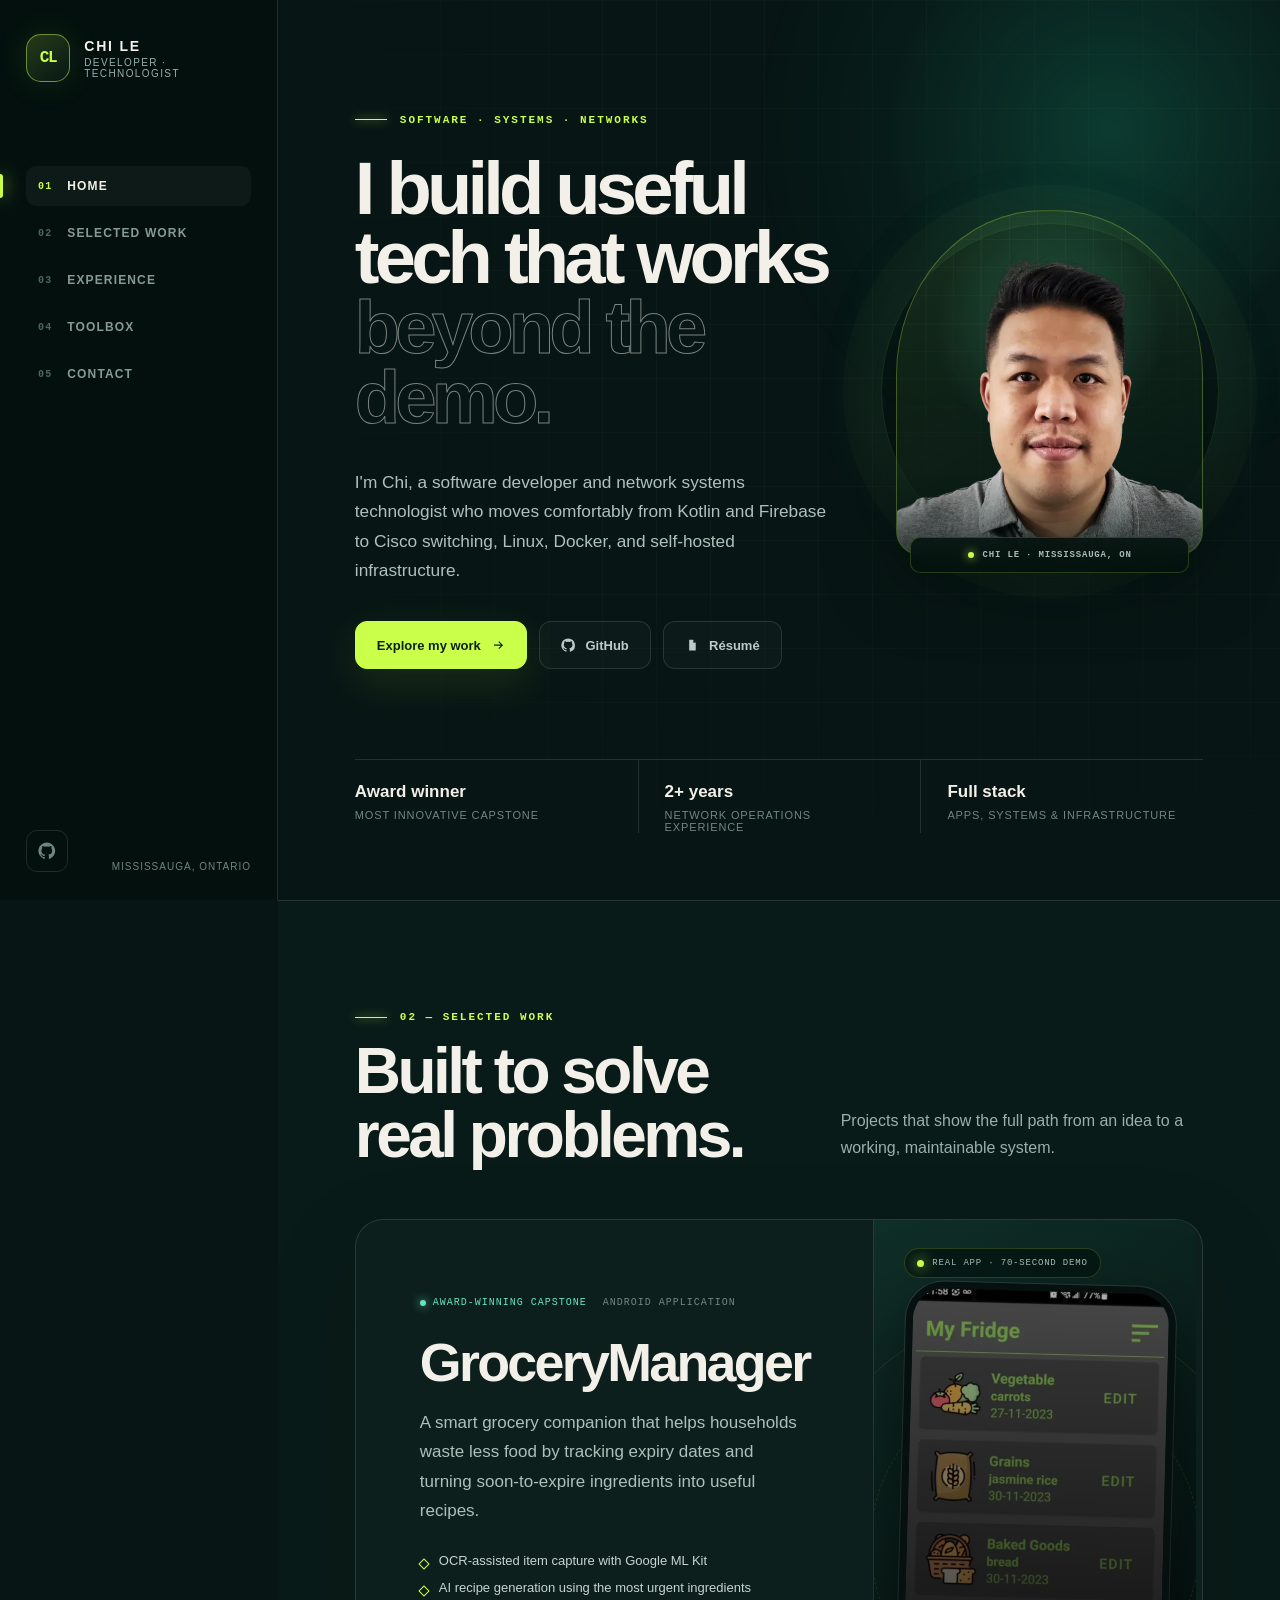
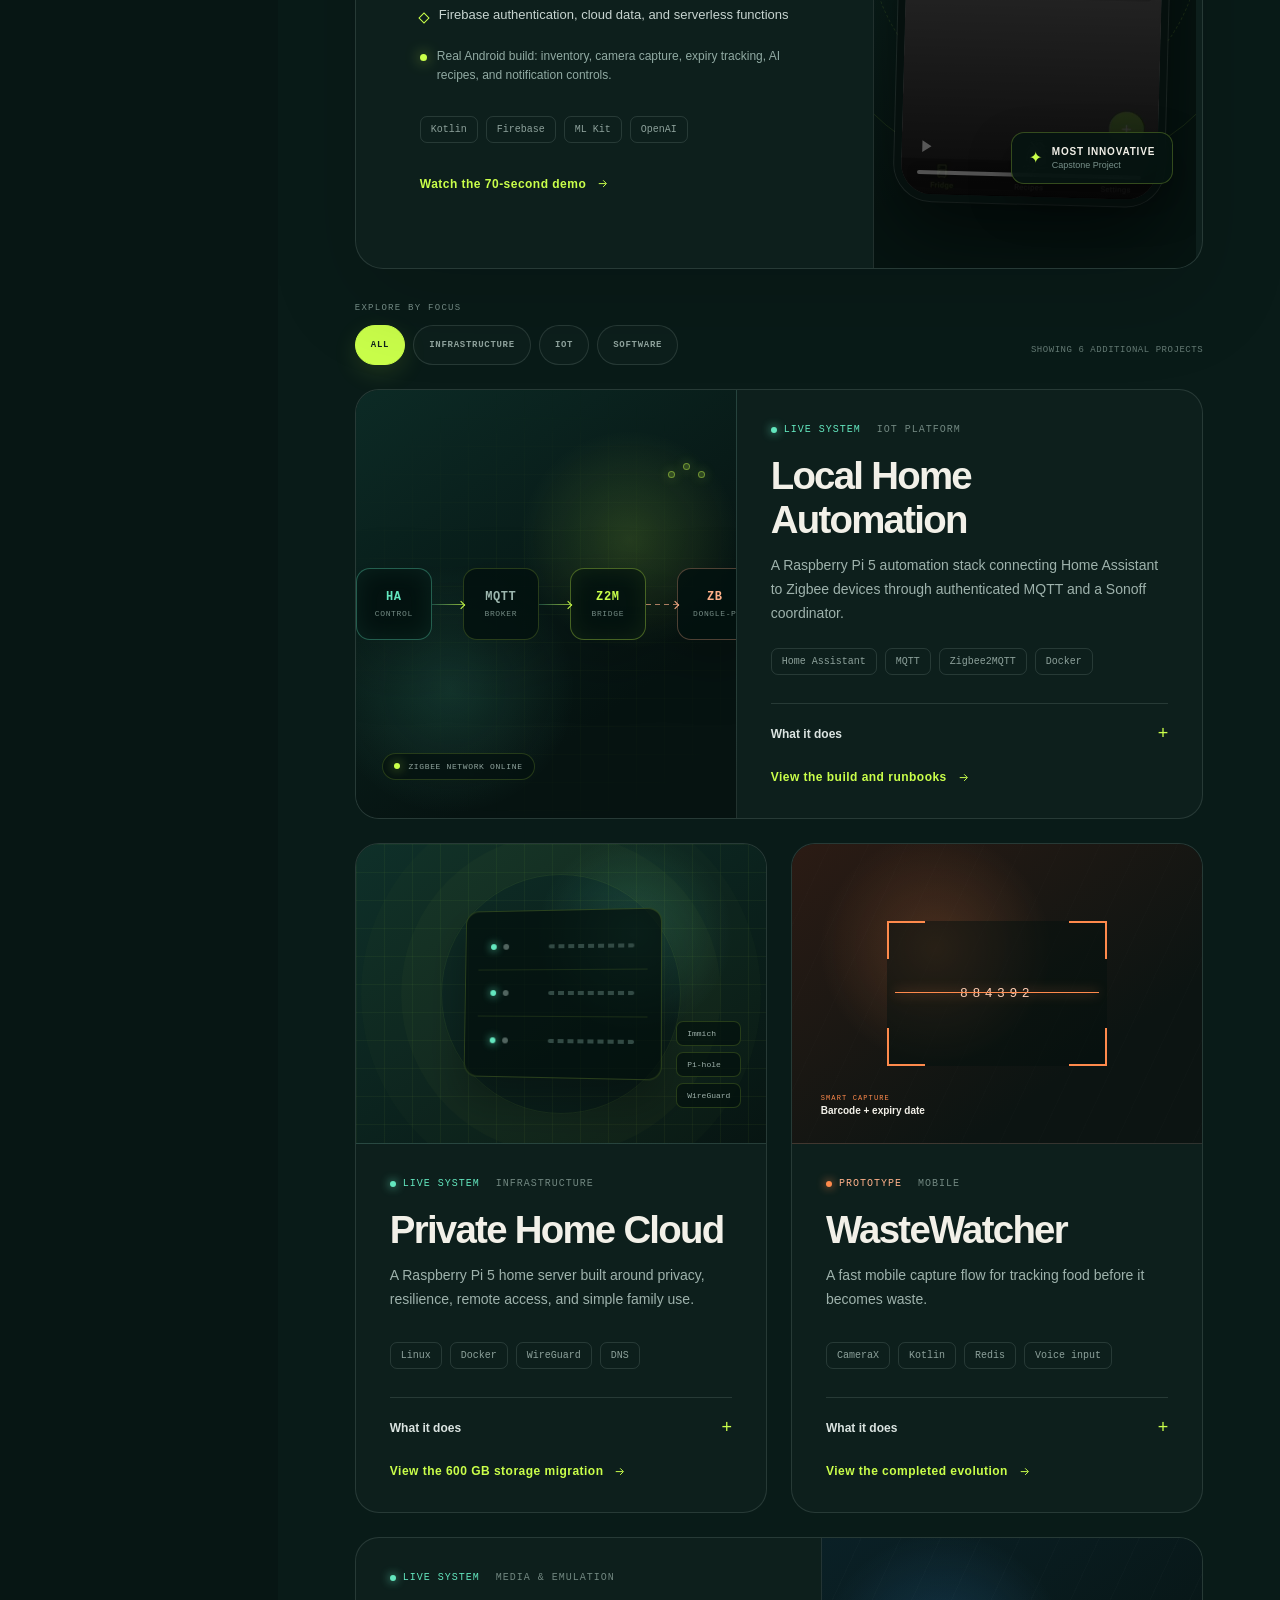
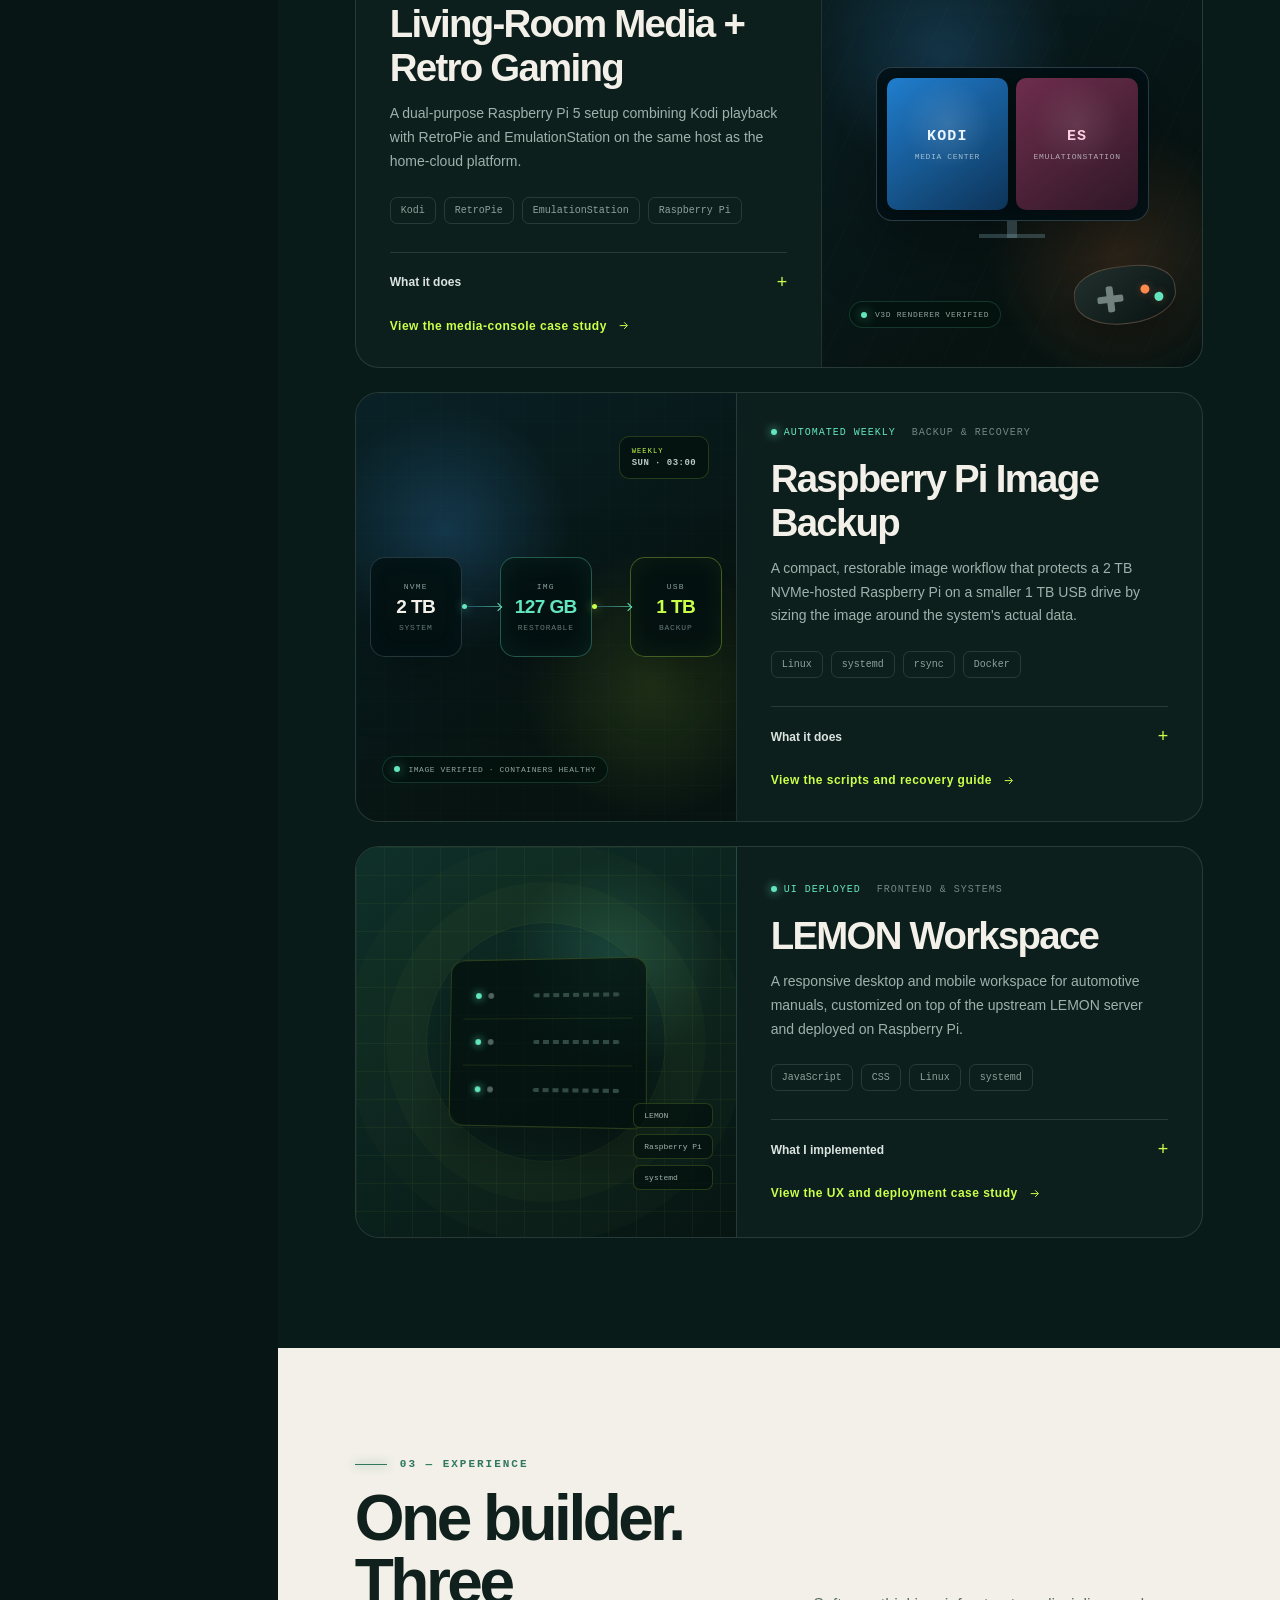
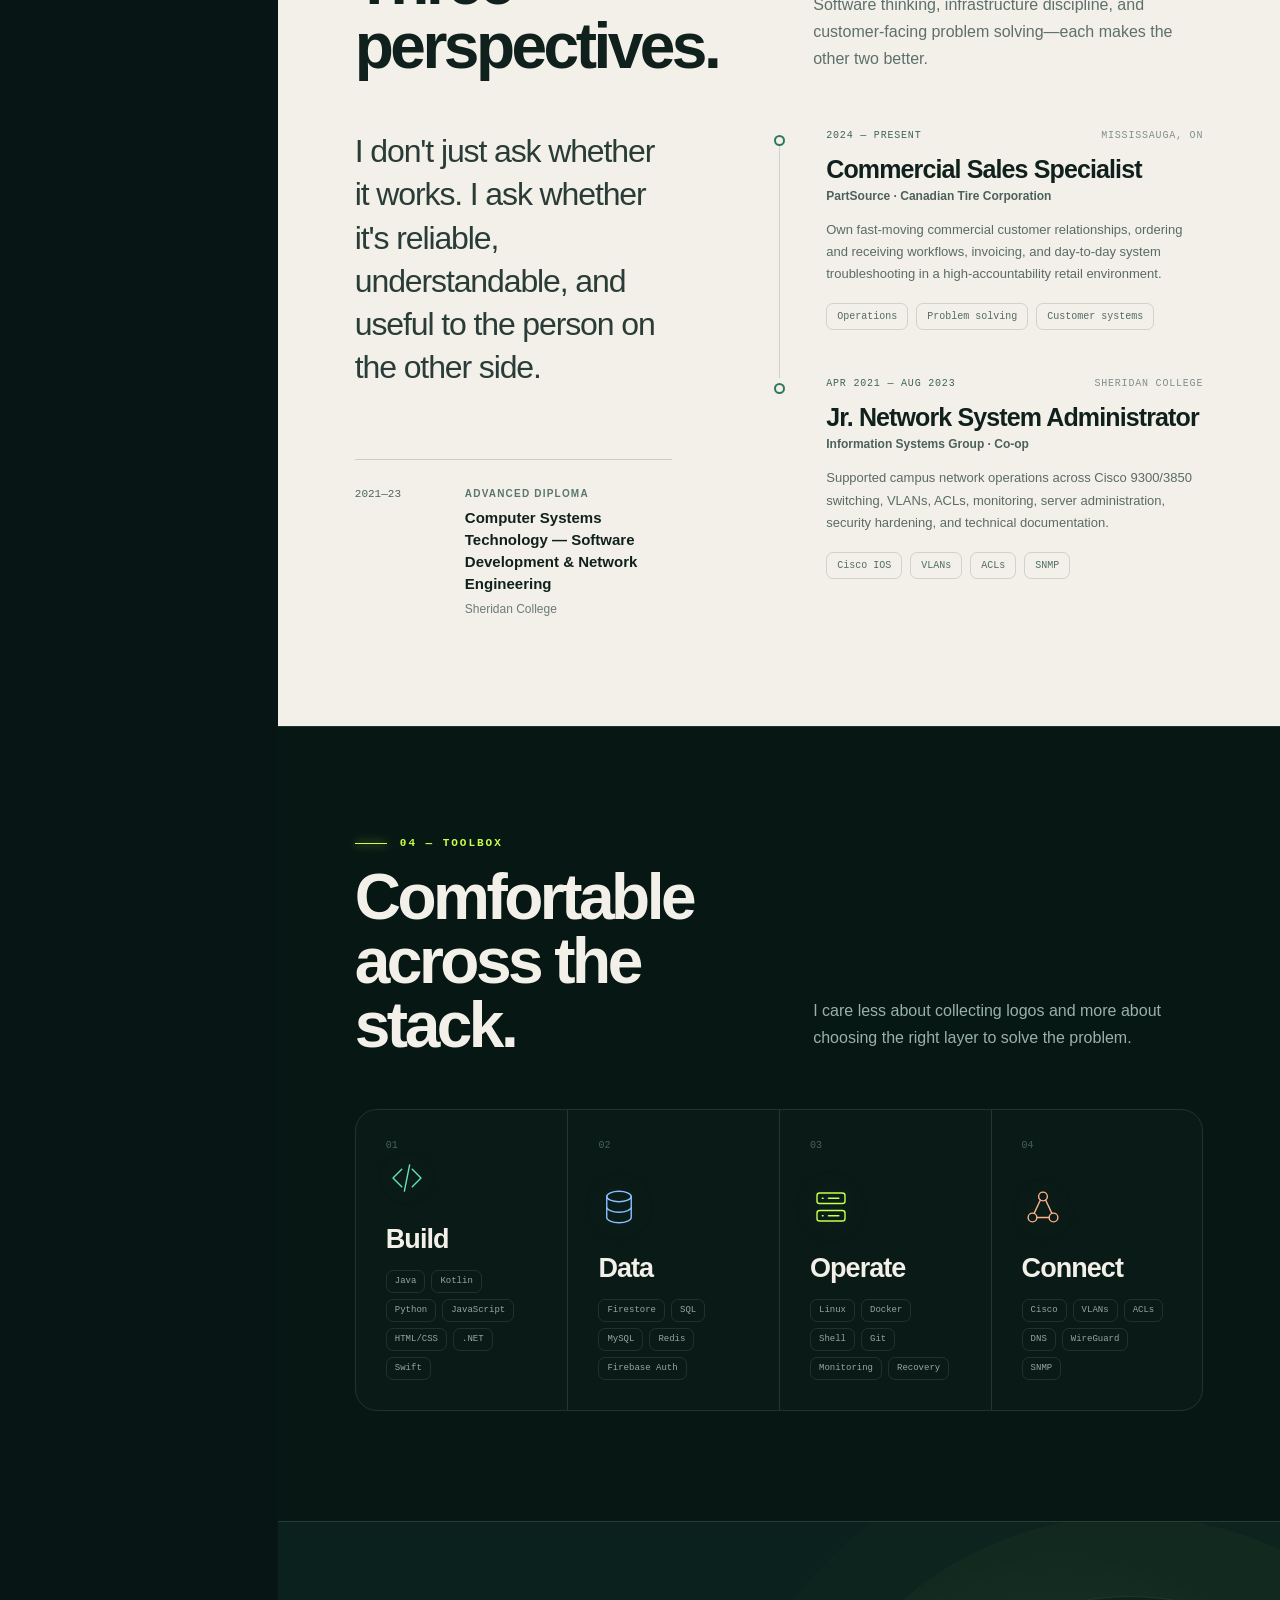
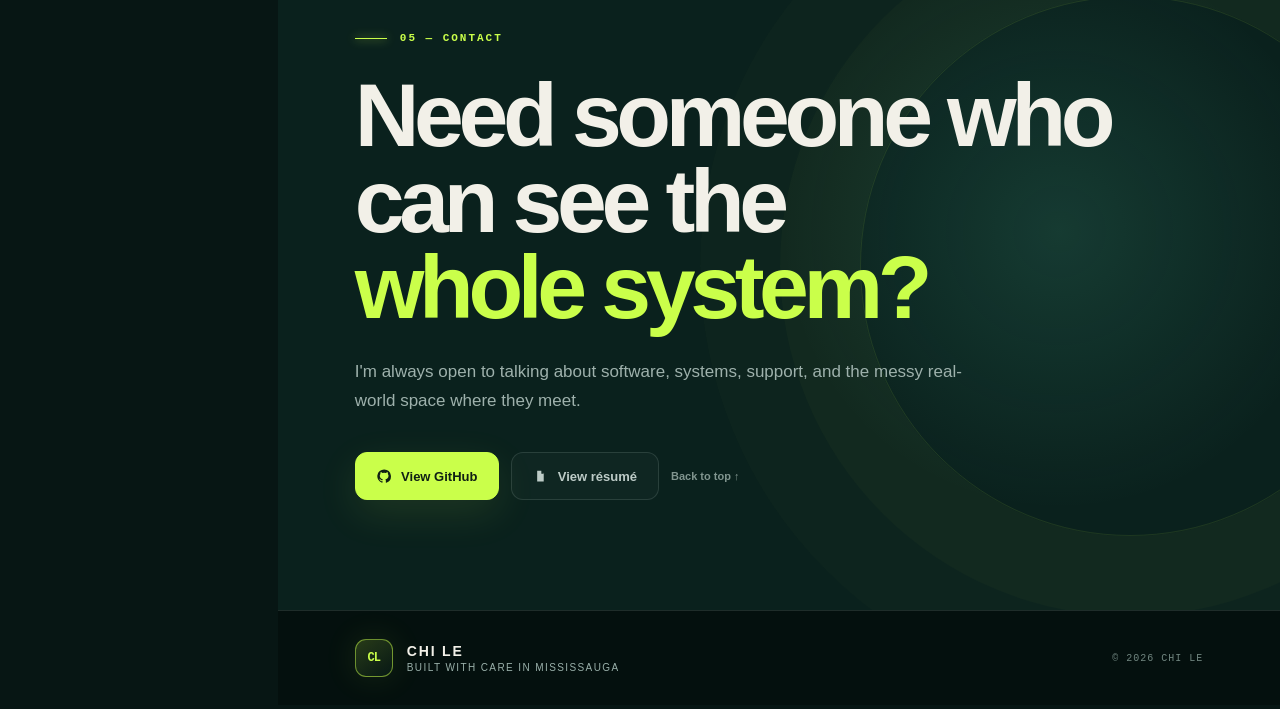
<file: index.html>
<!doctype html>
<html lang="en">
  <head>
    <meta charset="utf-8">
    <meta name="viewport" content="width=device-width, initial-scale=1">
    <title>Chi Le | Software Developer &amp; Systems Technologist</title>
    <meta name="description" content="Portfolio of Chi Le — award-winning software developer, network systems technologist, and infrastructure builder in Mississauga, Ontario.">
    <meta name="theme-color" content="#071614">
    <meta property="og:type" content="website">
    <meta property="og:title" content="Chi Le | Software Developer &amp; Systems Technologist">
    <meta property="og:description" content="Software, systems, and infrastructure built to work beyond the demo.">
    <meta property="og:url" content="https://chi-k24.github.io/"><meta property="og:image" content="https://chi-k24.github.io/chi-le-profile.webp"><meta property="og:image:alt" content="Portrait of Chi Le, software developer and systems technologist"><meta name="twitter:card" content="summary"><meta name="twitter:title" content="Chi Le | Software Developer &amp; Systems Technologist"><meta name="twitter:description" content="Software, systems, and infrastructure built to work beyond the demo."><meta name="twitter:image" content="https://chi-k24.github.io/chi-le-profile.webp">
    <link rel="canonical" href="https://chi-k24.github.io/">
    <link rel="icon" href="favicon.svg" type="image/svg+xml"><link rel="preload" as="image" href="chi-le-profile.webp">
    <link rel="stylesheet" href="styles.css">
  </head>
  <body><div class="site-shell"><aside class="sidebar"><a class="brand" href="#home" aria-label="Chi Le, home"><span class="brand-mark">CL</span><span class="brand-copy"><strong>Chi Le</strong><small>Developer · Technologist</small></span></a><nav id="primary-navigation" aria-label="Primary navigation"><a class="active" href="#home"><span>01</span>Home</a><a href="#work"><span>02</span>Selected work</a><a href="#experience"><span>03</span>Experience</a><a href="#skills"><span>04</span>Toolbox</a><a href="#contact"><span>05</span>Contact</a></nav><div class="sidebar-foot"><a class="icon-link" href="https://github.com/Chi-K24" target="_blank" rel="noreferrer" aria-label="Chi Le on GitHub"><svg viewBox="0 0 24 24" aria-hidden="true"><path d="M12 .7a11.5 11.5 0 0 0-3.64 22.4c.58.1.79-.25.79-.56v-2.23c-3.22.7-3.9-1.37-3.9-1.37-.53-1.34-1.29-1.7-1.29-1.7-1.05-.72.08-.7.08-.7 1.16.08 1.78 1.2 1.78 1.2 1.04 1.77 2.72 1.26 3.38.96.1-.75.4-1.26.74-1.55-2.57-.29-5.27-1.28-5.27-5.68 0-1.26.45-2.28 1.19-3.09-.12-.29-.52-1.46.11-3.05 0 0 .97-.31 3.16 1.18a10.98 10.98 0 0 1 5.76 0c2.19-1.49 3.15-1.18 3.15-1.18.63 1.59.23 2.76.11 3.05.74.81 1.19 1.83 1.19 3.09 0 4.42-2.71 5.38-5.29 5.67.42.36.79 1.07.79 2.16v3.2c0 .31.21.67.8.56A11.5 11.5 0 0 0 12 .7Z"></path></svg></a><p>Mississauga, Ontario</p></div><button class="menu-toggle" type="button" aria-expanded="false" aria-controls="primary-navigation" aria-label="Open navigation"><span></span><span></span><span></span></button></aside><div class="menu-overlay" aria-hidden="true"></div><main><section class="hero" id="home"><div class="hero-glow" aria-hidden="true"></div><div class="hero-grid"><div class="hero-copy"><p class="eyebrow"><span></span> Software · Systems · Networks</p><h1>I build useful tech that works<em> beyond the demo.</em></h1><p class="hero-lede">I&#x27;m Chi, a software developer and network systems technologist who moves comfortably from Kotlin and Firebase to Cisco switching, Linux, Docker, and self-hosted infrastructure.</p><div class="hero-actions"><a class="button primary" href="#work">Explore my work <svg viewBox="0 0 24 24" aria-hidden="true"><path d="M5 12h13M13 6l6 6-6 6"></path></svg></a><a class="button ghost" href="https://github.com/Chi-K24" target="_blank" rel="noreferrer"><svg viewBox="0 0 24 24" aria-hidden="true"><path d="M12 .7a11.5 11.5 0 0 0-3.64 22.4c.58.1.79-.25.79-.56v-2.23c-3.22.7-3.9-1.37-3.9-1.37-.53-1.34-1.29-1.7-1.29-1.7-1.05-.72.08-.7.08-.7 1.16.08 1.78 1.2 1.78 1.2 1.04 1.77 2.72 1.26 3.38.96.1-.75.4-1.26.74-1.55-2.57-.29-5.27-1.28-5.27-5.68 0-1.26.45-2.28 1.19-3.09-.12-.29-.52-1.46.11-3.05 0 0 .97-.31 3.16 1.18a10.98 10.98 0 0 1 5.76 0c2.19-1.49 3.15-1.18 3.15-1.18.63 1.59.23 2.76.11 3.05.74.81 1.19 1.83 1.19 3.09 0 4.42-2.71 5.38-5.29 5.67.42.36.79 1.07.79 2.16v3.2c0 .31.21.67.8.56A11.5 11.5 0 0 0 12 .7Z"></path></svg> GitHub</a><a class="button ghost resume-button" href="resume.html"><svg viewBox="0 0 24 24" aria-hidden="true"><path d="M7 3h7l4 4v14H7zM14 3v5h5M10 13h5M10 17h5"></path></svg> Résumé</a></div></div><figure class="profile-stage"><div class="profile-halo" aria-hidden="true"></div><div class="profile-frame"><img src="chi-le-profile.webp" width="531" height="470" alt="Portrait of Chi Le"/></div><figcaption><span></span> Chi Le · Mississauga, ON</figcaption></figure></div><dl class="proof-strip"><div><dt>Award winner</dt><dd>Most Innovative Capstone</dd></div><div><dt>2+ years</dt><dd>Network operations experience</dd></div><div><dt>Full stack</dt><dd>Apps, systems &amp; infrastructure</dd></div></dl></section><section class="work section" id="work"><div class="section-heading"><div><p class="eyebrow"><span></span> 02 — Selected work</p><h2>Built to solve real problems.</h2></div><p>Projects that show the full path from an idea to a working, maintainable system.</p></div><article class="feature-card"><div class="feature-copy"><div class="project-meta"><span class="status"><i></i> Award-winning capstone</span><span>Android application</span></div><h3>GroceryManager</h3><p class="project-summary">A smart grocery companion that helps households waste less food by tracking expiry dates and turning soon-to-expire ingredients into useful recipes.</p><ul class="feature-points"><li>OCR-assisted item capture with Google ML Kit</li><li>AI recipe generation using the most urgent ingredients</li><li>Firebase authentication, cloud data, and serverless functions</li></ul><p class="demo-note"><span></span> Real Android build: inventory, camera capture, expiry tracking, AI recipes, and notification controls.</p><div class="tags" aria-label="Technologies used"><span>Kotlin</span><span>Firebase</span><span>ML Kit</span><span>OpenAI</span></div><a class="text-link" href="#grocerymanager-demo">Watch the 70-second demo <svg viewBox="0 0 24 24" aria-hidden="true"><path d="M5 12h13M13 6l6 6-6 6"></path></svg></a></div><div class="phone-stage" id="grocerymanager-demo" aria-label="GroceryManager Android application demonstration"><div class="orbit orbit-one"></div><div class="orbit orbit-two"></div><div class="demo-kicker"><i></i> Real app · 70-second demo</div><div class="phone demo-phone"><video class="grocery-demo" autoplay muted loop playsinline controls preload="metadata" poster="grocerymanager-demo-poster.webp" aria-label="Video demonstration of the GroceryManager Android application"><source src="grocerymanager-demo.mp4" type="video/mp4">Your browser does not support embedded video.</video></div><div class="award-chip"><span>✦</span><div><strong>Most Innovative</strong><small>Capstone Project</small></div></div></div></article><div class="project-browser-head"><div><p class="project-browser-label">Explore by focus</p><div class="project-filters" role="group" aria-label="Filter additional projects"><button type="button" class="project-filter active" data-filter="all" aria-pressed="true">All</button><button type="button" class="project-filter" data-filter="infrastructure" aria-pressed="false">Infrastructure</button><button type="button" class="project-filter" data-filter="iot" aria-pressed="false">IoT</button><button type="button" class="project-filter" data-filter="software" aria-pressed="false">Software</button></div></div><p class="project-count" aria-live="polite">Showing 6 additional projects</p></div><div class="project-grid"><article class="project-card automation-project" data-category="infrastructure iot"><div class="project-visual automation-visual" aria-hidden="true"><div class="automation-flow"><div class="automation-node ha-node"><span>HA</span><small>Control</small></div><i class="automation-link"></i><div class="automation-node mqtt-node"><span>MQTT</span><small>Broker</small></div><i class="automation-link"></i><div class="automation-node z2m-node"><span>Z2M</span><small>Bridge</small></div><i class="automation-link wireless-link"></i><div class="automation-node radio-node"><span>ZB</span><small>Dongle-P</small></div></div><div class="automation-endpoints"><i></i><i></i><i></i></div><div class="automation-status"><i></i><span>Zigbee network online</span></div></div><div class="project-card-copy"><div class="project-meta"><span class="status"><i></i> Live system</span><span>IoT platform</span></div><h3>Local Home Automation</h3><p>A Raspberry Pi 5 automation stack connecting Home Assistant to Zigbee devices through authenticated MQTT and a Sonoff coordinator.</p><div class="tags"><span>Home Assistant</span><span>MQTT</span><span>Zigbee2MQTT</span><span>Docker</span></div><details><summary>What it does <span>+</span></summary><p>Runs Home Assistant, Mosquitto, and Zigbee2MQTT as independent containers with persistent USB mapping, radio-channel planning, Home Assistant discovery, and a documented coordinator firmware recovery path.</p></details><a class="text-link project-repo-link" href="https://github.com/Chi-K24/home-assistant-zigbee-stack" target="_blank" rel="noreferrer">View the build and runbooks <svg viewBox="0 0 24 24" aria-hidden="true"><path d="M5 12h13M13 6l6 6-6 6"></path></svg></a></div></article><article class="project-card server-project" data-category="infrastructure"><div class="project-visual server-visual" aria-hidden="true"><div class="server-stack"><div><span></span><span></span><i></i></div><div><span></span><span></span><i></i></div><div><span></span><span></span><i></i></div></div><div class="service-pills"><span>Immich</span><span>Pi-hole</span><span>WireGuard</span></div><div class="pulse-ring"></div></div><div class="project-card-copy"><div class="project-meta"><span class="status"><i></i> Live system</span><span>Infrastructure</span></div><h3>Private Home Cloud</h3><p>A Raspberry Pi 5 home server built around privacy, resilience, remote access, and simple family use.</p><div class="tags"><span>Linux</span><span>Docker</span><span>WireGuard</span><span>DNS</span></div><details><summary>What it does <span>+</span></summary><p>Runs Immich photo backup, Pi-hole with Unbound, secure VPN access, Samba and FileBrowser storage, monitoring, and documented recovery workflows across NVMe and dedicated storage.</p></details><a class="text-link project-repo-link" href="https://github.com/Chi-K24/raspberry-pi-home-cloud/blob/main/docs/IMMICH_STORAGE_MIGRATION.md" target="_blank" rel="noreferrer">View the 600 GB storage migration <svg viewBox="0 0 24 24" aria-hidden="true"><path d="M5 12h13M13 6l6 6-6 6"></path></svg></a></div></article><article class="project-card waste-project" data-category="software"><div class="project-visual waste-visual" aria-hidden="true"><div class="scan-frame"><i></i><i></i><i></i><i></i><span>884392</span></div><div class="scan-label"><small>SMART CAPTURE</small><strong>Barcode + expiry date</strong></div></div><div class="project-card-copy"><div class="project-meta"><span class="status prototype"><i></i> Prototype</span><span>Mobile</span></div><h3>WasteWatcher</h3><p>A fast mobile capture flow for tracking food before it becomes waste.</p><div class="tags"><span>CameraX</span><span>Kotlin</span><span>Redis</span><span>Voice input</span></div><details><summary>What it does <span>+</span></summary><p>Combines barcode scanning with voice or date-picker entry, normalizes SKU data, validates future expiry dates, and stores the result in a lightweight cloud-backed inventory.</p></details><a class="text-link project-repo-link" href="https://github.com/Chi-K24/GroceryManager" target="_blank" rel="noreferrer">View the completed evolution <svg viewBox="0 0 24 24" aria-hidden="true"><path d="M5 12h13M13 6l6 6-6 6"></path></svg></a></div></article><article class="project-card media-project" data-category="infrastructure"><div class="project-card-copy"><div class="project-meta"><span class="status"><i></i> Live system</span><span>Media &amp; emulation</span></div><h3>Living-Room Media + Retro Gaming</h3><p>A dual-purpose Raspberry Pi 5 setup combining Kodi playback with RetroPie and EmulationStation on the same host as the home-cloud platform.</p><div class="tags"><span>Kodi</span><span>RetroPie</span><span>EmulationStation</span><span>Raspberry Pi</span></div><details><summary>What it does <span>+</span></summary><p>Provides on-demand graphical frontends on the attached display, validates shared libraries and application logs, and uses hardware-accelerated Broadcom V3D/OpenGL rendering without turning the media tools into permanent background services.</p></details><a class="text-link project-repo-link" href="https://github.com/Chi-K24/raspberry-pi-home-cloud/blob/main/docs/MEDIA_AND_EMULATION.md" target="_blank" rel="noreferrer">View the media-console case study <svg viewBox="0 0 24 24" aria-hidden="true"><path d="M5 12h13M13 6l6 6-6 6"></path></svg></a></div><div class="project-visual media-visual" aria-hidden="true"><div class="media-console"><div class="media-screen"><div class="kodi-tile"><span>KODI</span><small>Media center</small></div><div class="retropie-tile"><span>ES</span><small>EmulationStation</small></div></div><i class="media-stand"></i></div><div class="retro-controller"><i class="pad-horizontal"></i><i class="pad-vertical"></i><span></span><span></span></div><div class="renderer-status"><i></i><span>V3D renderer verified</span></div></div></article><article class="project-card backup-project" data-category="infrastructure"><div class="project-visual backup-visual" aria-hidden="true"><div class="backup-pipeline"><div class="backup-device backup-source"><span>NVMe</span><strong>2 TB</strong><small>System</small></div><i class="backup-arrow"></i><div class="backup-device backup-image"><span>IMG</span><strong>127 GB</strong><small>Restorable</small></div><i class="backup-arrow backup-arrow-delay"></i><div class="backup-device backup-target"><span>USB</span><strong>1 TB</strong><small>Backup</small></div></div><div class="backup-schedule"><span>WEEKLY</span><strong>SUN · 03:00</strong></div><div class="backup-status"><i></i><span>Image verified · containers healthy</span></div></div><div class="project-card-copy"><div class="project-meta"><span class="status"><i></i> Automated weekly</span><span>Backup &amp; recovery</span></div><h3>Raspberry Pi Image Backup</h3><p>A compact, restorable image workflow that protects a 2 TB NVMe-hosted Raspberry Pi on a smaller 1 TB USB drive by sizing the image around the system&#x27;s actual data.</p><div class="tags"><span>Linux</span><span>systemd</span><span>rsync</span><span>Docker</span></div><details><summary>What it does <span>+</span></summary><p>Creates and validates the boot and root filesystems, excludes external media mounts, pauses Docker containers for consistency, restarts them safely, records the last successful run, and performs weekly incremental image updates.</p></details><a class="text-link project-repo-link" href="https://github.com/Chi-K24/Chi-K24-raspberry-pi-image-backup" target="_blank" rel="noreferrer">View the scripts and recovery guide <svg viewBox="0 0 24 24" aria-hidden="true"><path d="M5 12h13M13 6l6 6-6 6"></path></svg></a></div></article><article class="project-card automation-project lemon-project" data-category="infrastructure software" id="lemon-manuals"><div class="project-visual server-visual" aria-hidden="true"><div class="server-stack"><div><span></span><span></span><i></i></div><div><span></span><span></span><i></i></div><div><span></span><span></span><i></i></div></div><div class="service-pills"><span>LEMON</span><span>Raspberry Pi</span><span>systemd</span></div><div class="pulse-ring"></div></div><div class="project-card-copy"><div class="project-meta"><span class="status"><i></i> UI deployed</span><span>Frontend &amp; systems</span></div><h3>LEMON Workspace</h3><p>A responsive desktop and mobile workspace for automotive manuals, customized on top of the upstream LEMON server and deployed on Raspberry Pi.</p><div class="tags"><span>JavaScript</span><span>CSS</span><span>Linux</span><span>systemd</span></div><details><summary>What I implemented <span>+</span></summary><p>Customized the frontend with a desktop sidebar, mobile navigation, local saved pages, current-index filtering, light/dark themes, reading controls and diagram zoom. Chromium checks passed on synthetic pages, the native Pi build succeeded, and the updated interface was confirmed working. LEMON supplies the upstream server and manuals; my contribution covers UI customization, testing and deployment.</p></details><a class="text-link project-repo-link" href="https://github.com/Chi-K24/raspberry-pi-home-cloud/blob/main/docs/LEMON_MANUALS.md" target="_blank" rel="noreferrer">View the UX and deployment case study <svg viewBox="0 0 24 24" aria-hidden="true"><path d="M5 12h13M13 6l6 6-6 6"></path></svg></a></div></article></div></section><section class="experience section" id="experience"><div class="section-heading experience-heading"><div><p class="eyebrow"><span></span> 03 — Experience</p><h2>One builder. Three perspectives.</h2></div><p>Software thinking, infrastructure discipline, and customer-facing problem solving—each makes the other two better.</p></div><div class="experience-layout"><div class="experience-intro"><p class="big-quote">I don&#x27;t just ask whether it works. I ask whether it&#x27;s reliable, understandable, and useful to the person on the other side.</p><div class="education-card"><span class="education-year">2021—23</span><div><small>Advanced Diploma</small><strong>Computer Systems Technology — Software Development &amp; Network Engineering</strong><p>Sheridan College</p></div></div></div><ol class="timeline"><li><div class="timeline-marker"><span></span></div><article><div class="role-top"><span>2024 — Present</span><small>Mississauga, ON</small></div><h3>Commercial Sales Specialist</h3><h4>PartSource · Canadian Tire Corporation</h4><p>Own fast-moving commercial customer relationships, ordering and receiving workflows, invoicing, and day-to-day system troubleshooting in a high-accountability retail environment.</p><div class="tags"><span>Operations</span><span>Problem solving</span><span>Customer systems</span></div></article></li><li><div class="timeline-marker"><span></span></div><article><div class="role-top"><span>Apr 2021 — Aug 2023</span><small>Sheridan College</small></div><h3>Jr. Network System Administrator</h3><h4>Information Systems Group · Co-op</h4><p>Supported campus network operations across Cisco 9300/3850 switching, VLANs, ACLs, monitoring, server administration, security hardening, and technical documentation.</p><div class="tags"><span>Cisco IOS</span><span>VLANs</span><span>ACLs</span><span>SNMP</span></div></article></li></ol></div></section><section class="skills section" id="skills"><div class="section-heading"><div><p class="eyebrow"><span></span> 04 — Toolbox</p><h2>Comfortable across the stack.</h2></div><p>I care less about collecting logos and more about choosing the right layer to solve the problem.</p></div><div class="skill-grid"><article><span class="skill-number">01</span><svg class="skill-icon" viewBox="0 0 48 48" aria-hidden="true"><path d="m18 14-10 10 10 10M30 14l10 10-10 10M27 9l-6 30"></path></svg><h3>Build</h3><div class="skill-tags"><span>Java</span><span>Kotlin</span><span>Python</span><span>JavaScript</span><span>HTML/CSS</span><span>.NET</span><span>Swift</span></div></article><article><span class="skill-number">02</span><svg class="skill-icon" viewBox="0 0 48 48" aria-hidden="true"><ellipse cx="24" cy="12" rx="14" ry="6"></ellipse><path d="M10 12v12c0 3 6 6 14 6s14-3 14-6V12M10 24v12c0 3 6 6 14 6s14-3 14-6V24"></path></svg><h3>Data</h3><div class="skill-tags"><span>Firestore</span><span>SQL</span><span>MySQL</span><span>Redis</span><span>Firebase Auth</span></div></article><article><span class="skill-number">03</span><svg class="skill-icon" viewBox="0 0 48 48" aria-hidden="true"><rect x="8" y="8" width="32" height="12" rx="3"></rect><rect x="8" y="28" width="32" height="12" rx="3"></rect><path d="M14 14h1M14 34h1M21 14h12M21 34h12"></path></svg><h3>Operate</h3><div class="skill-tags"><span>Linux</span><span>Docker</span><span>Shell</span><span>Git</span><span>Monitoring</span><span>Recovery</span></div></article><article><span class="skill-number">04</span><svg class="skill-icon" viewBox="0 0 48 48" aria-hidden="true"><circle cx="24" cy="12" r="5"></circle><circle cx="12" cy="36" r="5"></circle><circle cx="36" cy="36" r="5"></circle><path d="M21 16 14 31M27 16l7 15M17 36h14"></path></svg><h3>Connect</h3><div class="skill-tags"><span>Cisco</span><span>VLANs</span><span>ACLs</span><span>DNS</span><span>WireGuard</span><span>SNMP</span></div></article></div></section><section class="contact section" id="contact"><div class="contact-orbit" aria-hidden="true"></div><p class="eyebrow"><span></span> 05 — Contact</p><h2>Need someone who can see the <em>whole system?</em></h2><p>I&#x27;m always open to talking about software, systems, support, and the messy real-world space where they meet.</p><div class="hero-actions"><a class="button primary" href="https://github.com/Chi-K24" target="_blank" rel="noreferrer"><svg viewBox="0 0 24 24" aria-hidden="true"><path d="M12 .7a11.5 11.5 0 0 0-3.64 22.4c.58.1.79-.25.79-.56v-2.23c-3.22.7-3.9-1.37-3.9-1.37-.53-1.34-1.29-1.7-1.29-1.7-1.05-.72.08-.7.08-.7 1.16.08 1.78 1.2 1.78 1.2 1.04 1.77 2.72 1.26 3.38.96.1-.75.4-1.26.74-1.55-2.57-.29-5.27-1.28-5.27-5.68 0-1.26.45-2.28 1.19-3.09-.12-.29-.52-1.46.11-3.05 0 0 .97-.31 3.16 1.18a10.98 10.98 0 0 1 5.76 0c2.19-1.49 3.15-1.18 3.15-1.18.63 1.59.23 2.76.11 3.05.74.81 1.19 1.83 1.19 3.09 0 4.42-2.71 5.38-5.29 5.67.42.36.79 1.07.79 2.16v3.2c0 .31.21.67.8.56A11.5 11.5 0 0 0 12 .7Z"></path></svg> View GitHub</a><a class="button ghost resume-button" href="resume.html"><svg viewBox="0 0 24 24" aria-hidden="true"><path d="M7 3h7l4 4v14H7zM14 3v5h5M10 13h5M10 17h5"></path></svg> View résumé</a><a class="contact-back" href="#home">Back to top ↑</a></div></section><footer><a class="brand footer-brand" href="#home"><span class="brand-mark">CL</span><span class="brand-copy"><strong>Chi Le</strong><small>Built with care in Mississauga</small></span></a><p>© 2026 Chi Le</p></footer></main></div>
    <script src="script.js"></script>
  </body>
</html>
</file>
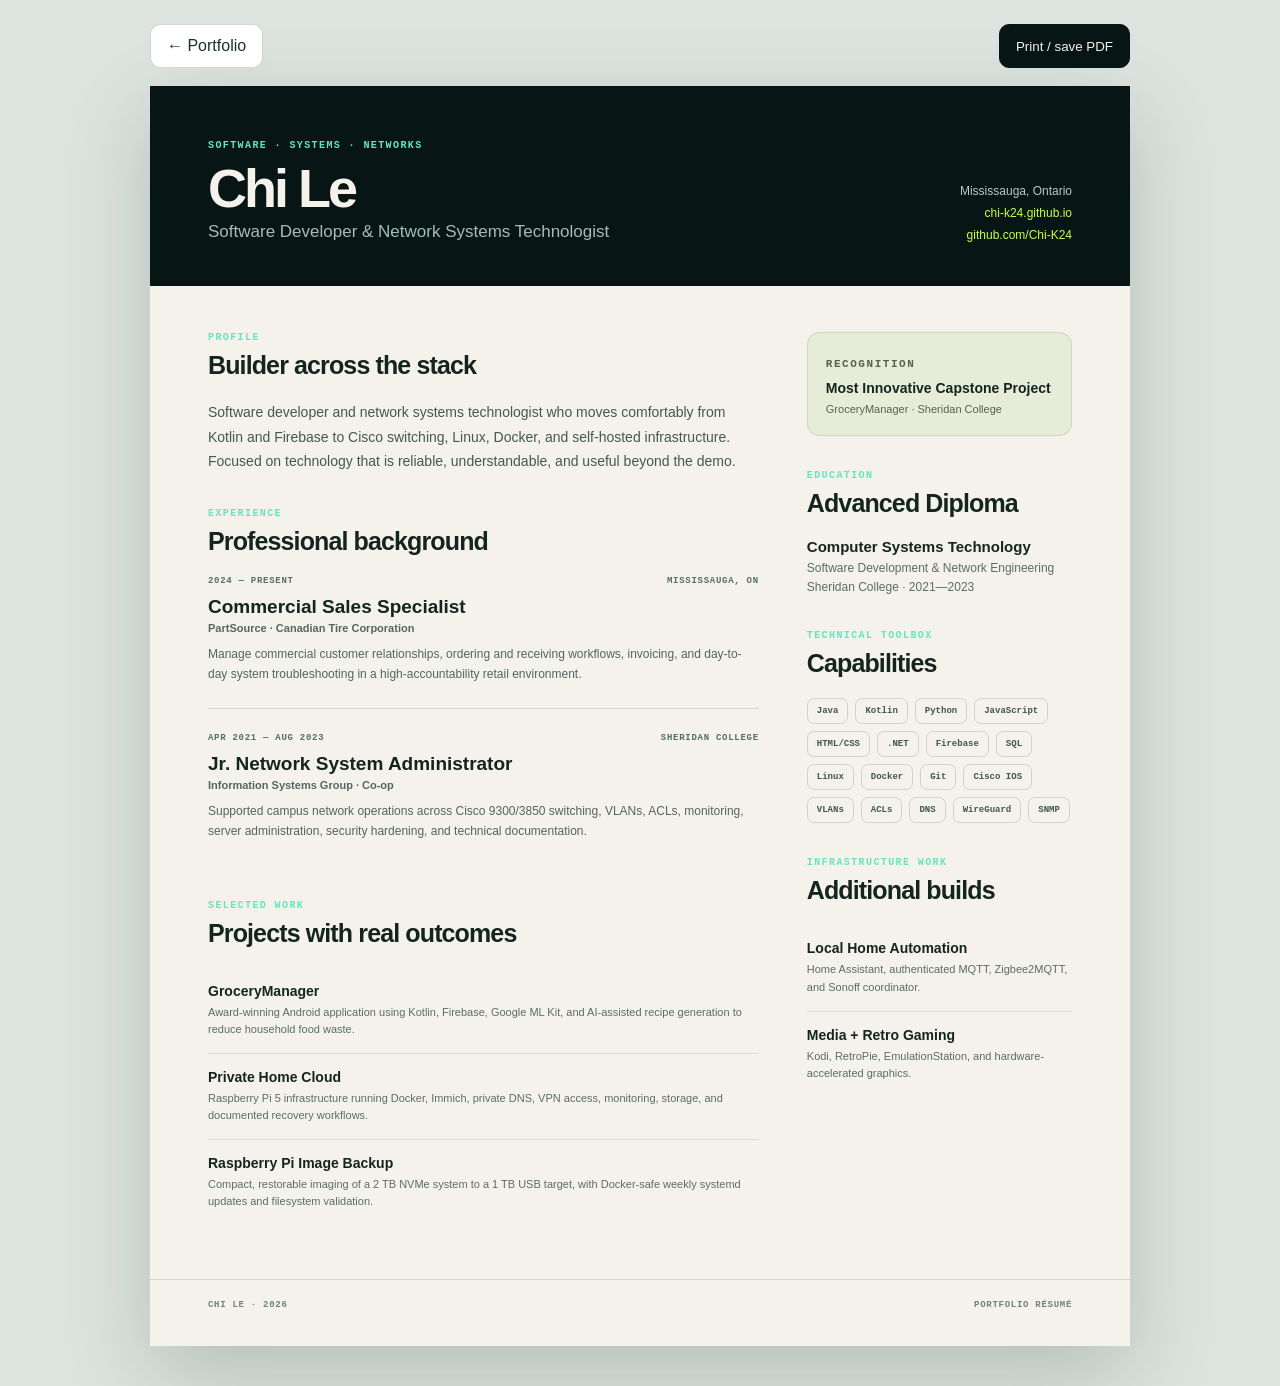
<file: resume.html>
<!doctype html>
<html lang="en">
<head>
  <meta charset="utf-8">
  <meta name="viewport" content="width=device-width, initial-scale=1">
  <title>Chi Le | Résumé</title>
  <meta name="description" content="Résumé of Chi Le, software developer and network systems technologist in Mississauga, Ontario.">
  <meta name="theme-color" content="#071614">
  <link rel="icon" href="favicon.svg" type="image/svg+xml">
  <style>
    :root { --ink:#071614; --paper:#f4f2eb; --acid:#caff4a; --mint:#63e6be; --muted:#62736e; color-scheme:light; }
    * { box-sizing:border-box; }
    body { margin:0; background:#dde4df; color:#14241f; font-family:"Segoe UI Variable",Aptos,"Segoe UI",Arial,sans-serif; }
    a { color:inherit; text-decoration:none; }
    .toolbar { width:min(100% - 32px,980px); margin:24px auto 0; display:flex; justify-content:space-between; align-items:center; gap:14px; }
    .toolbar a,.toolbar button { min-height:44px; padding:0 16px; display:inline-flex; align-items:center; border:1px solid rgba(7,22,20,.18); border-radius:10px; background:white; color:#17332b; font:700 12px inherit; cursor:pointer; }
    .toolbar button { border-color:var(--ink); background:var(--ink); color:var(--paper); }
    .page { width:min(100% - 32px,980px); min-height:1260px; margin:18px auto 40px; background:var(--paper); box-shadow:0 28px 80px rgba(7,22,20,.18); }
    header { padding:54px 58px 44px; display:grid; grid-template-columns:1fr auto; gap:30px; background:var(--ink); color:var(--paper); }
    .eyebrow,.label { margin:0; color:var(--mint); font:700 10px "Cascadia Mono",Consolas,monospace; letter-spacing:.14em; text-transform:uppercase; }
    h1 { margin:12px 0 8px; font-size:54px; line-height:.95; letter-spacing:-.055em; }
    header h2 { margin:0; color:#a8bbb5; font-size:17px; font-weight:500; }
    .contact { display:grid; align-content:end; justify-items:end; gap:8px; color:#b9cac5; font-size:12px; }
    .contact a { color:var(--acid); }
    main { padding:46px 58px 54px; display:grid; grid-template-columns:1.35fr .65fr; gap:48px; }
    section + section { margin-top:34px; }
    h3 { margin:8px 0 20px; font-size:25px; letter-spacing:-.035em; }
    .summary { margin:0; color:#445852; font-size:14px; line-height:1.75; }
    .entry { padding:0 0 24px; border-bottom:1px solid rgba(7,22,20,.12); }
    .entry + .entry { padding-top:24px; }
    .entry:last-child { border-bottom:0; }
    .entry-top { display:flex; justify-content:space-between; gap:18px; color:#527066; font:700 9px "Cascadia Mono",Consolas,monospace; letter-spacing:.08em; text-transform:uppercase; }
    .entry h4 { margin:10px 0 4px; font-size:19px; }
    .entry h5 { margin:0; color:#536760; font-size:11px; }
    .entry p { margin:11px 0 0; color:#53655f; font-size:12px; line-height:1.65; }
    .project { padding:15px 0; border-bottom:1px solid rgba(7,22,20,.1); }
    .project:last-child { border-bottom:0; }
    .project strong { display:block; font-size:14px; }
    .project p { margin:5px 0 0; color:#5b6d67; font-size:11px; line-height:1.55; }
    .skills { display:flex; flex-wrap:wrap; gap:7px; }
    .skills span { padding:7px 9px; border:1px solid rgba(7,22,20,.14); border-radius:7px; color:#415650; font:700 9px "Cascadia Mono",Consolas,monospace; }
    .education strong { display:block; margin:10px 0 4px; font-size:15px; }
    .education p { margin:0; color:#5b6d67; font-size:12px; line-height:1.55; }
    .award { padding:18px; border-radius:13px; background:#e7ecd9; border:1px solid rgba(76,110,53,.16); }
    .award strong { display:block; margin-top:7px; font-size:14px; }
    .award p { margin:5px 0 0; color:#52634e; font-size:11px; line-height:1.5; }
    footer { padding:20px 58px; display:flex; justify-content:space-between; border-top:1px solid rgba(7,22,20,.12); color:#71817c; font:700 9px "Cascadia Mono",Consolas,monospace; text-transform:uppercase; letter-spacing:.08em; }
    @media (max-width:760px) {
      .toolbar,.page { width:min(100% - 20px,980px); }
      header { padding:38px 28px; grid-template-columns:1fr; }
      .contact { justify-items:start; }
      main { padding:36px 28px; grid-template-columns:1fr; gap:36px; }
      h1 { font-size:45px; }
      footer { padding:20px 28px; }
    }
    @media print {
      @page { size:letter; margin:0; }
      body { background:white; }
      .toolbar { display:none; }
      .page { width:100%; min-height:0; margin:0; box-shadow:none; }
      header { padding:34px 42px 28px; }
      main { padding:30px 42px 32px; gap:36px; }
      section + section { margin-top:24px; }
      .entry { padding-bottom:16px; }
      .entry + .entry { padding-top:16px; }
      footer { padding:14px 42px; }
    }
  </style>
</head>
<body>
  <nav class="toolbar" aria-label="Résumé actions"><a href="index.html">← Portfolio</a><button type="button" onclick="window.print()">Print / save PDF</button></nav>
  <article class="page">
    <header>
      <div><p class="eyebrow">Software · Systems · Networks</p><h1>Chi Le</h1><h2>Software Developer &amp; Network Systems Technologist</h2></div>
      <div class="contact"><span>Mississauga, Ontario</span><a href="https://chi-k24.github.io/">chi-k24.github.io</a><a href="https://github.com/Chi-K24">github.com/Chi-K24</a></div>
    </header>
    <main>
      <div>
        <section><p class="label">Profile</p><h3>Builder across the stack</h3><p class="summary">Software developer and network systems technologist who moves comfortably from Kotlin and Firebase to Cisco switching, Linux, Docker, and self-hosted infrastructure. Focused on technology that is reliable, understandable, and useful beyond the demo.</p></section>
        <section><p class="label">Experience</p><h3>Professional background</h3><div class="entry"><div class="entry-top"><span>2024 — Present</span><span>Mississauga, ON</span></div><h4>Commercial Sales Specialist</h4><h5>PartSource · Canadian Tire Corporation</h5><p>Manage commercial customer relationships, ordering and receiving workflows, invoicing, and day-to-day system troubleshooting in a high-accountability retail environment.</p></div><div class="entry"><div class="entry-top"><span>Apr 2021 — Aug 2023</span><span>Sheridan College</span></div><h4>Jr. Network System Administrator</h4><h5>Information Systems Group · Co-op</h5><p>Supported campus network operations across Cisco 9300/3850 switching, VLANs, ACLs, monitoring, server administration, security hardening, and technical documentation.</p></div></section>
        <section><p class="label">Selected work</p><h3>Projects with real outcomes</h3><div class="project"><strong>GroceryManager</strong><p>Award-winning Android application using Kotlin, Firebase, Google ML Kit, and AI-assisted recipe generation to reduce household food waste.</p></div><div class="project"><strong>Private Home Cloud</strong><p>Raspberry Pi 5 infrastructure running Docker, Immich, private DNS, VPN access, monitoring, storage, and documented recovery workflows.</p></div><div class="project"><strong>Raspberry Pi Image Backup</strong><p>Compact, restorable imaging of a 2 TB NVMe system to a 1 TB USB target, with Docker-safe weekly systemd updates and filesystem validation.</p></div></section>
      </div>
      <aside>
        <section class="award"><p class="label">Recognition</p><strong>Most Innovative Capstone Project</strong><p>GroceryManager · Sheridan College</p></section>
        <section><p class="label">Education</p><h3>Advanced Diploma</h3><div class="education"><strong>Computer Systems Technology</strong><p>Software Development &amp; Network Engineering<br>Sheridan College · 2021—2023</p></div></section>
        <section><p class="label">Technical toolbox</p><h3>Capabilities</h3><div class="skills"><span>Java</span><span>Kotlin</span><span>Python</span><span>JavaScript</span><span>HTML/CSS</span><span>.NET</span><span>Firebase</span><span>SQL</span><span>Linux</span><span>Docker</span><span>Git</span><span>Cisco IOS</span><span>VLANs</span><span>ACLs</span><span>DNS</span><span>WireGuard</span><span>SNMP</span></div></section>
        <section><p class="label">Infrastructure work</p><h3>Additional builds</h3><div class="project"><strong>Local Home Automation</strong><p>Home Assistant, authenticated MQTT, Zigbee2MQTT, and Sonoff coordinator.</p></div><div class="project"><strong>Media + Retro Gaming</strong><p>Kodi, RetroPie, EmulationStation, and hardware-accelerated graphics.</p></div></section>
      </aside>
    </main>
    <footer><span>Chi Le · 2026</span><span>Portfolio résumé</span></footer>
  </article>
</body>
</html>
</file>
<file: styles.css>
:root {
  --font-geist-sans: "Segoe UI Variable", Aptos, "Segoe UI", Arial, Helvetica, sans-serif;
  --font-geist-mono: "Cascadia Mono", "Cascadia Code", "SFMono-Regular", Consolas, monospace;
}

:root {
  --ink: #071614;
  --ink-soft: #0b201d;
  --paper: #f2f0e8;
  --muted: #9ab0aa;
  --line: rgba(214, 236, 227, 0.13);
  --acid: #caff4a;
  --mint: #63e6be;
  --orange: #ff8a4c;
}

* { box-sizing: border-box; }

html { scroll-behavior: smooth; }

body {
  margin: 0;
  background: var(--ink);
  color: var(--paper);
  font-family: var(--font-geist-sans), Arial, sans-serif;
}

a { color: inherit; text-decoration: none; }
svg { width: 1.1em; height: 1.1em; fill: currentColor; }

.site-shell { min-height: 100vh; }

.sidebar {
  position: fixed;
  inset: 0 auto 0 0;
  z-index: 20;
  width: 278px;
  padding: 34px 26px 28px;
  display: flex;
  flex-direction: column;
  background: rgba(4, 16, 14, 0.94);
  border-right: 1px solid var(--line);
  backdrop-filter: blur(18px);
}

.brand { display: flex; align-items: center; gap: 14px; }
.brand-mark {
  width: 48px;
  height: 48px;
  display: grid;
  place-items: center;
  border: 1px solid rgba(202, 255, 74, 0.5);
  border-radius: 15px;
  background: linear-gradient(145deg, rgba(202,255,74,.18), rgba(99,230,190,.04));
  color: var(--acid);
  font-family: var(--font-geist-mono), monospace;
  font-weight: 800;
  letter-spacing: -.08em;
  box-shadow: 0 0 34px rgba(202, 255, 74, .1);
}
.brand-copy { display: grid; gap: 3px; }
.brand-copy strong { text-transform: uppercase; letter-spacing: .13em; font-size: 14px; }
.brand-copy small { color: var(--muted); font-size: 10px; letter-spacing: .14em; text-transform: uppercase; }

.sidebar nav { margin-top: 84px; display: grid; gap: 7px; }
.sidebar nav a {
  position: relative;
  display: flex;
  align-items: center;
  gap: 15px;
  padding: 13px 12px;
  border-radius: 10px;
  color: #879b96;
  font-size: 12px;
  font-weight: 650;
  letter-spacing: .095em;
  text-transform: uppercase;
  transition: .2s ease;
}
.sidebar nav a span { color: #4e6660; font-family: var(--font-geist-mono), monospace; font-size: 10px; }
.sidebar nav a:hover, .sidebar nav a.active { color: var(--paper); background: rgba(255,255,255,.045); }
.sidebar nav a.active::before { content: ""; position: absolute; left: -26px; width: 3px; height: 24px; border-radius: 0 4px 4px 0; background: var(--acid); box-shadow: 0 0 18px var(--acid); }
.sidebar nav a.active span { color: var(--acid); }

.sidebar-foot { margin-top: auto; display: flex; align-items: end; justify-content: space-between; color: #6f8580; }
.sidebar-foot p { margin: 0; font-size: 10px; text-transform: uppercase; letter-spacing: .1em; }
.icon-link { width: 38px; height: 38px; display: grid; place-items: center; border: 1px solid var(--line); border-radius: 11px; transition: .2s ease; }
.icon-link:hover { color: var(--acid); border-color: rgba(202,255,74,.5); transform: translateY(-2px); }

main { margin-left: 278px; overflow: hidden; }

.hero {
  position: relative;
  min-height: 100vh;
  padding: 11vh max(6vw, 54px) 52px;
  display: flex;
  flex-direction: column;
  justify-content: center;
  isolation: isolate;
  background-image: linear-gradient(rgba(108, 142, 132, .045) 1px, transparent 1px), linear-gradient(90deg, rgba(108, 142, 132, .045) 1px, transparent 1px);
  background-size: 54px 54px;
}
.hero::after { content: ""; position: absolute; inset: 0; z-index: -2; background: linear-gradient(90deg, var(--ink) 0%, transparent 32%), linear-gradient(0deg, var(--ink) 0%, transparent 34%); }
.hero-glow { position: absolute; z-index: -3; width: 720px; height: 720px; right: -190px; top: -230px; border-radius: 50%; background: radial-gradient(circle, rgba(27, 164, 131, .26), rgba(27,164,131,.04) 46%, transparent 70%); filter: blur(4px); }

.hero-grid { width: 100%; display: grid; grid-template-columns: minmax(0, 1fr) clamp(255px, 24vw, 350px); align-items: center; gap: clamp(34px, 5vw, 82px); }
.hero-copy { position: relative; z-index: 2; min-width: 0; }
.profile-stage { position: relative; z-index: 1; width: 100%; margin: 0; display: grid; place-items: center; }
.profile-halo { position: absolute; width: 110%; aspect-ratio: 1; border: 1px solid rgba(202,255,74,.12); border-radius: 50%; box-shadow: 0 0 0 38px rgba(202,255,74,.022), 0 0 70px rgba(99,230,190,.12); }
.profile-frame { position: relative; width: 100%; aspect-ratio: 1 / 1.12; overflow: hidden; border: 1px solid rgba(202,255,74,.28); border-radius: 48% 48% 24px 24px; background: radial-gradient(circle at 50% 34%, rgba(99,230,190,.22), transparent 42%), linear-gradient(155deg, rgba(202,255,74,.08), rgba(6,24,21,.95)); box-shadow: 0 30px 70px rgba(0,0,0,.38); }
.profile-frame::before { content: ""; position: absolute; inset: 0; z-index: 1; background-image: linear-gradient(rgba(202,255,74,.045) 1px, transparent 1px), linear-gradient(90deg, rgba(202,255,74,.045) 1px, transparent 1px); background-size: 28px 28px; mask-image: linear-gradient(to bottom, black, transparent 78%); }
.profile-frame::after { content: ""; position: absolute; z-index: 3; inset: auto 0 0; height: 24%; background: linear-gradient(to top, rgba(4,16,14,.72), transparent); }
.profile-frame img { position: absolute; z-index: 2; left: 50%; bottom: -1px; width: 116%; max-width: none; height: auto; transform: translateX(-50%); filter: saturate(.9) contrast(1.03); }
.profile-stage figcaption { position: relative; z-index: 4; width: calc(100% - 28px); margin-top: -18px; padding: 12px 14px; display: flex; align-items: center; justify-content: center; gap: 9px; border: 1px solid rgba(202,255,74,.18); border-radius: 10px; background: rgba(4,18,15,.86); color: #a9bbb6; font-family: var(--font-geist-mono), monospace; font-size: 9px; font-weight: 700; letter-spacing: .09em; text-transform: uppercase; backdrop-filter: blur(12px); }
.profile-stage figcaption span { width: 6px; height: 6px; border-radius: 50%; background: var(--acid); box-shadow: 0 0 10px var(--acid); }

.eyebrow { margin: 0 0 28px; display: flex; align-items: center; gap: 13px; color: var(--acid); font-family: var(--font-geist-mono), monospace; font-size: 11px; font-weight: 700; letter-spacing: .18em; text-transform: uppercase; }
.eyebrow span { width: 32px; height: 1px; background: currentColor; box-shadow: 0 0 10px currentColor; }

.hero h1 { margin: 0; max-width: 790px; font-size: clamp(52px, 5.8vw, 92px); line-height: .94; letter-spacing: -.065em; font-weight: 640; }
.hero h1 em { display: block; color: transparent; font-style: normal; -webkit-text-stroke: 1px rgba(242, 240, 232, .5); }
.hero-lede { max-width: 700px; margin: 35px 0 0; color: #afc1bc; font-size: clamp(17px, 1.35vw, 21px); line-height: 1.7; }

.hero-actions { margin-top: 36px; display: flex; gap: 12px; flex-wrap: wrap; }
.button { min-height: 50px; padding: 0 21px; display: inline-flex; align-items: center; justify-content: center; gap: 10px; border: 1px solid var(--line); border-radius: 12px; font-size: 13px; font-weight: 700; transition: .2s ease; }
.button svg, .text-link svg { fill: none; stroke: currentColor; stroke-width: 1.8; }
.button.primary { background: var(--acid); border-color: var(--acid); color: #102014; box-shadow: 0 13px 40px rgba(202,255,74,.1); }
.button.primary:hover { transform: translateY(-2px); box-shadow: 0 16px 44px rgba(202,255,74,.18); }
.button.ghost { background: rgba(255,255,255,.025); color: #bdcbc7; }
.button.ghost:hover { border-color: rgba(202,255,74,.45); color: var(--acid); }
.button.ghost svg { fill: currentColor; stroke: none; }

.proof-strip { margin: 10vh 0 0; padding: 0; display: grid; grid-template-columns: repeat(3, minmax(150px, 1fr)); max-width: 860px; border-top: 1px solid var(--line); }
.proof-strip div { padding: 22px 26px 0 0; }
.proof-strip div + div { padding-left: 26px; border-left: 1px solid var(--line); }
.proof-strip dt { color: var(--paper); font-size: 17px; font-weight: 700; }
.proof-strip dd { margin: 7px 0 0; color: #718780; font-size: 11px; letter-spacing: .08em; text-transform: uppercase; }

.section { padding: 110px max(6vw, 54px); }
.work { background: #091b18; border-top: 1px solid var(--line); }
.section-heading { display: flex; align-items: end; justify-content: space-between; gap: 40px; margin-bottom: 52px; }
.section-heading .eyebrow { margin-bottom: 16px; }
.section-heading h2 { margin: 0; max-width: 690px; font-size: clamp(38px, 5vw, 72px); line-height: 1; letter-spacing: -.055em; }
.section-heading > p { max-width: 390px; margin: 0 0 6px; color: var(--muted); line-height: 1.7; }

.feature-card { display: grid; grid-template-columns: 1.02fr .98fr; min-height: 650px; border: 1px solid var(--line); border-radius: 28px; overflow: hidden; background: rgba(255,255,255,.018); box-shadow: 0 30px 90px rgba(0,0,0,.16); }
.feature-copy { padding: clamp(36px, 5vw, 72px); display: flex; flex-direction: column; justify-content: center; }
.project-meta { display: flex; align-items: center; gap: 16px; flex-wrap: wrap; color: #718780; font-family: var(--font-geist-mono), monospace; font-size: 10px; letter-spacing: .1em; text-transform: uppercase; }
.status { display: inline-flex; align-items: center; gap: 7px; color: var(--mint); }
.status i { width: 6px; height: 6px; border-radius: 50%; background: var(--mint); box-shadow: 0 0 10px var(--mint); }
.feature-copy h3 { margin: 28px 0 18px; font-size: clamp(38px, 4.2vw, 64px); letter-spacing: -.05em; line-height: 1; }
.project-summary { margin: 0; color: #acc0ba; font-size: 17px; line-height: 1.72; }
.feature-points { margin: 28px 0 0; padding: 0; list-style: none; display: grid; gap: 12px; color: #c7d4d0; font-size: 13px; }
.feature-points li { position: relative; padding-left: 19px; }
.feature-points li::before { content: ""; position: absolute; left: 0; top: .55em; width: 6px; height: 6px; border: 1px solid var(--acid); transform: rotate(45deg); }
.tags { margin-top: 30px; display: flex; flex-wrap: wrap; gap: 8px; }
.tags span { padding: 7px 10px; border: 1px solid var(--line); border-radius: 7px; color: #8da19b; font-family: var(--font-geist-mono), monospace; font-size: 10px; }
.text-link { width: fit-content; margin-top: 34px; display: flex; align-items: center; gap: 10px; color: var(--acid); font-size: 12px; font-weight: 750; letter-spacing: .04em; }
.text-link svg { transition: transform .2s ease; }
.text-link:hover svg { transform: translateX(4px); }

.phone-stage { position: relative; min-height: 620px; display: grid; place-items: center; overflow: hidden; background: radial-gradient(circle at 52% 42%, rgba(99,230,190,.19), transparent 35%), linear-gradient(145deg, #102f29, #061411 68%); border-left: 1px solid var(--line); }
.phone-stage::before { content: ""; position: absolute; inset: 8%; background-image: linear-gradient(rgba(202,255,74,.055) 1px, transparent 1px), linear-gradient(90deg, rgba(202,255,74,.055) 1px, transparent 1px); background-size: 32px 32px; mask-image: radial-gradient(circle, black, transparent 74%); }
.orbit { position: absolute; border: 1px solid rgba(202,255,74,.11); border-radius: 50%; }
.orbit-one { width: 470px; height: 470px; }
.orbit-two { width: 330px; height: 330px; border-style: dashed; }
.phone { position: relative; z-index: 2; width: 255px; height: 505px; padding: 13px 15px 18px; border: 7px solid #06100e; border-radius: 38px; background: #f5f7ef; color: #10211d; box-shadow: 0 32px 80px rgba(0,0,0,.55), 0 0 0 1px rgba(255,255,255,.12); transform: rotate(3deg); }
.phone::after { content: ""; position: absolute; top: 8px; left: 50%; width: 78px; height: 18px; border-radius: 20px; background: #06100e; transform: translateX(-50%); }
.phone-bar { padding: 1px 6px 22px; display: flex; justify-content: space-between; font-size: 8px; font-weight: 800; }
.phone-bar i { width: 14px; height: 6px; margin-top: 2px; border: 1px solid #10211d; border-radius: 2px; }
.app-head { display: grid; gap: 2px; }
.app-head small { color: #71817d; font-size: 9px; }
.app-head strong { font-size: 21px; letter-spacing: -.04em; }
.fresh-card { margin-top: 16px; padding: 13px; display: flex; gap: 11px; align-items: center; background: #dff9a4; border-radius: 16px; }
.fresh-ring { width: 42px; height: 42px; display: grid; place-items: center; border: 5px solid #7da719; border-right-color: rgba(125,167,25,.2); border-radius: 50%; color: #516f0c; font-size: 15px; font-weight: 800; }
.fresh-card div:last-child { display: grid; gap: 3px; }
.fresh-card strong { font-size: 11px; }
.fresh-card span { color: #637059; font-size: 8px; }
.food-row { margin-top: 10px; padding: 10px 8px; display: grid; grid-template-columns: 31px 1fr auto; gap: 9px; align-items: center; border-bottom: 1px solid #e0e5dc; }
.food-row > div { display: grid; gap: 2px; }
.food-row strong { font-size: 10px; }
.food-row small { color: #82908c; font-size: 8px; }
.food-row b { width: 21px; height: 21px; display: grid; place-items: center; background: #eef1e9; border-radius: 7px; font-size: 8px; }
.food-icon { width: 30px; height: 30px; display: grid; place-items: center; border-radius: 9px; font-size: 12px; }
.tomato { color: #d84a34; background: #ffe0d9; }
.leaf { color: #2e8f58; background: #d9f1e1; }
.recipe-card { position: absolute; inset: auto 15px 18px; padding: 12px; display: grid; grid-template-columns: auto 1fr auto; gap: 9px; align-items: center; border-radius: 14px; background: #10211d; color: white; }
.recipe-card > span { color: var(--acid); font-size: 18px; }
.recipe-card > div { display: grid; gap: 2px; }
.recipe-card small { color: #91a29d; font-size: 6px; letter-spacing: .14em; }
.recipe-card strong { font-size: 10px; }
.award-chip { position: absolute; z-index: 3; right: 7%; bottom: 13%; padding: 13px 17px; display: flex; gap: 10px; align-items: center; border: 1px solid rgba(202,255,74,.24); border-radius: 13px; background: rgba(5,20,17,.86); box-shadow: 0 18px 42px rgba(0,0,0,.35); backdrop-filter: blur(14px); }
.award-chip > span { color: var(--acid); }
.award-chip div { display: grid; gap: 3px; }
.award-chip strong { font-size: 10px; text-transform: uppercase; letter-spacing: .08em; }
.award-chip small { color: #78908a; font-size: 9px; }

.mobile-work { display: none; }

.project-grid { margin-top: 24px; display: grid; grid-template-columns: 1fr 1fr; gap: 24px; }
.project-card { min-width: 0; overflow: hidden; border: 1px solid var(--line); border-radius: 24px; background: rgba(255,255,255,.018); transition: transform .25s ease, border-color .25s ease; }
.project-card:hover { transform: translateY(-4px); border-color: rgba(202,255,74,.24); }
.project-visual { position: relative; height: 300px; overflow: hidden; border-bottom: 1px solid var(--line); }
.project-card-copy { padding: 34px; }
.project-card-copy h3 { margin: 19px 0 12px; font-size: clamp(29px, 3vw, 42px); letter-spacing: -.045em; }
.project-card-copy > p { min-height: 55px; margin: 0; color: #9eb2ac; font-size: 14px; line-height: 1.7; }
.project-card-copy .tags { margin-top: 23px; }
.prototype { color: #ffb18a; }
.prototype i { background: var(--orange); box-shadow: 0 0 10px var(--orange); }
.project-card details { margin-top: 28px; padding-top: 19px; border-top: 1px solid var(--line); }
.project-card summary { display: flex; align-items: center; justify-content: space-between; color: #dbe4e1; font-size: 12px; font-weight: 700; cursor: pointer; list-style: none; }
.project-card summary::-webkit-details-marker { display: none; }
.project-card summary span { color: var(--acid); font-size: 18px; font-weight: 400; transition: transform .2s ease; }
.project-card details[open] summary span { transform: rotate(45deg); }
.project-card details p { margin: 15px 0 0; color: #899d97; font-size: 12px; line-height: 1.75; }

.server-visual { display: grid; place-items: center; background: radial-gradient(circle at 68% 30%, rgba(99,230,190,.18), transparent 28%), linear-gradient(145deg, #0f3029, #071512); }
.server-visual::before { content: ""; position: absolute; inset: 0; background-image: linear-gradient(rgba(202,255,74,.045) 1px, transparent 1px), linear-gradient(90deg, rgba(202,255,74,.045) 1px, transparent 1px); background-size: 28px 28px; }
.server-stack { position: relative; z-index: 2; width: 200px; padding: 13px; border: 1px solid rgba(202,255,74,.19); border-radius: 14px; background: rgba(2,14,12,.72); box-shadow: 0 22px 45px rgba(0,0,0,.32); transform: perspective(700px) rotateY(-10deg) rotateX(3deg); }
.server-stack > div { height: 47px; padding: 0 13px; display: flex; align-items: center; gap: 7px; border-bottom: 1px solid rgba(202,255,74,.1); }
.server-stack > div:last-child { border-bottom: 0; }
.server-stack span { width: 6px; height: 6px; border-radius: 50%; background: var(--mint); box-shadow: 0 0 8px var(--mint); }
.server-stack span + span { background: #51645f; box-shadow: none; }
.server-stack i { width: 86px; height: 4px; margin-left: auto; border-radius: 4px; background: repeating-linear-gradient(90deg, #324a44 0 6px, transparent 6px 10px); }
.service-pills { position: absolute; z-index: 3; right: 6%; bottom: 12%; display: grid; gap: 6px; }
.service-pills span { padding: 7px 10px; border: 1px solid rgba(202,255,74,.17); border-radius: 7px; background: rgba(4,18,15,.78); color: #9db0aa; font-family: var(--font-geist-mono), monospace; font-size: 8px; }
.pulse-ring { position: absolute; width: 240px; height: 240px; border: 1px solid rgba(202,255,74,.08); border-radius: 50%; box-shadow: 0 0 0 40px rgba(202,255,74,.025), 0 0 0 80px rgba(202,255,74,.015); }

.waste-visual { display: grid; place-items: center; background: radial-gradient(circle at 35% 35%, rgba(255,138,76,.2), transparent 35%), linear-gradient(145deg, #2b1b14, #0c1412 72%); }
.waste-visual::before { content: ""; position: absolute; inset: 0; opacity: .32; background: repeating-linear-gradient(115deg, transparent 0 34px, rgba(255,255,255,.025) 34px 35px); }
.scan-frame { position: relative; width: 220px; height: 145px; display: grid; place-items: center; color: #ffd2ba; font-family: var(--font-geist-mono), monospace; font-size: 13px; letter-spacing: .35em; background: rgba(4,16,14,.48); }
.scan-frame i { position: absolute; width: 38px; height: 38px; border-color: var(--orange); border-style: solid; }
.scan-frame i:nth-child(1) { left: 0; top: 0; border-width: 2px 0 0 2px; }
.scan-frame i:nth-child(2) { right: 0; top: 0; border-width: 2px 2px 0 0; }
.scan-frame i:nth-child(3) { right: 0; bottom: 0; border-width: 0 2px 2px 0; }
.scan-frame i:nth-child(4) { left: 0; bottom: 0; border-width: 0 0 2px 2px; }
.scan-frame::after { content: ""; position: absolute; left: 8px; right: 8px; top: 49%; height: 1px; background: var(--orange); box-shadow: 0 0 12px var(--orange); }
.scan-label { position: absolute; left: 7%; bottom: 9%; display: grid; gap: 3px; }
.scan-label small { color: var(--orange); font-family: var(--font-geist-mono), monospace; font-size: 7px; letter-spacing: .16em; }
.scan-label strong { font-size: 10px; }

.experience { position: relative; background: var(--paper); color: #10211d; }
.experience .eyebrow { color: #2f775f; }
.experience .section-heading > p { color: #5e706b; }
.experience-layout { display: grid; grid-template-columns: .85fr 1.15fr; gap: clamp(55px, 8vw, 120px); }
.experience-intro { display: flex; flex-direction: column; justify-content: space-between; }
.big-quote { margin: 0; max-width: 500px; color: #2a3c37; font-size: clamp(22px, 2.5vw, 37px); line-height: 1.35; letter-spacing: -.035em; }
.education-card { margin-top: 70px; padding-top: 28px; display: grid; grid-template-columns: 86px 1fr; gap: 24px; border-top: 1px solid rgba(16,33,29,.16); }
.education-year { color: #4b655d; font-family: var(--font-geist-mono), monospace; font-size: 11px; }
.education-card > div { display: grid; gap: 8px; }
.education-card small { color: #5a766d; font-size: 10px; font-weight: 700; letter-spacing: .12em; text-transform: uppercase; }
.education-card strong { font-size: 15px; line-height: 1.45; }
.education-card p { margin: 0; color: #6b7c77; font-size: 12px; }
.timeline { margin: 0; padding: 0; list-style: none; }
.timeline > li { position: relative; display: grid; grid-template-columns: 28px 1fr; gap: 24px; padding-bottom: 48px; }
.timeline > li:last-child { padding-bottom: 0; }
.timeline-marker { position: relative; }
.timeline-marker::after { content: ""; position: absolute; top: 16px; bottom: -48px; left: 5px; width: 1px; background: rgba(16,33,29,.15); }
.timeline > li:last-child .timeline-marker::after { display: none; }
.timeline-marker span { position: absolute; top: 5px; left: 0; width: 11px; height: 11px; border: 2px solid #2f775f; border-radius: 50%; background: var(--paper); }
.role-top { display: flex; justify-content: space-between; gap: 20px; color: #3f6559; font-family: var(--font-geist-mono), monospace; font-size: 10px; text-transform: uppercase; letter-spacing: .08em; }
.role-top small { color: #80908c; font-size: inherit; }
.timeline h3 { margin: 14px 0 5px; font-size: 25px; letter-spacing: -.035em; }
.timeline h4 { margin: 0; color: #4c615b; font-size: 12px; font-weight: 600; }
.timeline article > p { margin: 16px 0 0; color: #5a6b66; font-size: 13px; line-height: 1.7; }
.timeline .tags { margin-top: 18px; }
.timeline .tags span { border-color: rgba(16,33,29,.14); color: #526c64; }

.skills { background: #071714; border-top: 1px solid var(--line); }
.skill-grid { display: grid; grid-template-columns: repeat(4, 1fr); border: 1px solid var(--line); border-radius: 22px; overflow: hidden; }
.skill-grid article { min-height: 300px; padding: 30px; display: flex; flex-direction: column; justify-content: flex-end; background: rgba(255,255,255,.012); transition: background .2s ease; }
.skill-grid article + article { border-left: 1px solid var(--line); }
.skill-grid article:hover { background: rgba(202,255,74,.035); }
.skill-number { margin-bottom: auto; color: #47615a; font-family: var(--font-geist-mono), monospace; font-size: 10px; }
.skill-grid h3 { margin: 0 0 15px; font-size: 27px; letter-spacing: -.035em; }
.skill-grid p { margin: 0; color: #829790; font-size: 12px; line-height: 1.8; }

.contact { position: relative; min-height: 660px; display: flex; flex-direction: column; justify-content: center; overflow: hidden; background: radial-gradient(circle at 78% 45%, rgba(99,230,190,.13), transparent 32%), #0a211d; border-top: 1px solid var(--line); }
.contact h2 { position: relative; z-index: 1; max-width: 920px; margin: 0; font-size: clamp(50px, 7vw, 100px); line-height: .96; letter-spacing: -.06em; }
.contact h2 em { display: block; color: var(--acid); font-style: normal; }
.contact > p:not(.eyebrow) { position: relative; z-index: 1; max-width: 620px; margin: 28px 0 0; color: #9eb1ac; font-size: 17px; line-height: 1.7; }
.contact .hero-actions { position: relative; z-index: 1; }
.contact .button.primary svg { fill: currentColor; stroke: none; }
.contact-orbit { position: absolute; right: -120px; top: 50%; width: 540px; height: 540px; border: 1px solid rgba(202,255,74,.1); border-radius: 50%; transform: translateY(-50%); box-shadow: 0 0 0 80px rgba(202,255,74,.025), 0 0 0 160px rgba(202,255,74,.012); }

footer { padding: 28px max(6vw, 54px); display: flex; align-items: center; justify-content: space-between; border-top: 1px solid var(--line); background: #04100e; }
.footer-brand .brand-mark { width: 38px; height: 38px; border-radius: 11px; font-size: 12px; }
footer > p { color: #566b65; font-family: var(--font-geist-mono), monospace; font-size: 10px; text-transform: uppercase; letter-spacing: .1em; }

@media (max-width: 1100px) {
  .sidebar { position: fixed; inset: 0 0 auto; width: auto; height: 72px; padding: 12px 22px; flex-direction: row; align-items: center; }
  .sidebar nav, .sidebar-foot p { display: none; }
  .sidebar-foot { margin: 0 0 0 auto; }
  .mobile-work { display: inline-flex; margin-left: 14px; padding: 9px 12px; border: 1px solid var(--line); border-radius: 9px; color: var(--acid); font-size: 11px; font-weight: 700; text-transform: uppercase; letter-spacing: .08em; }
  .brand-mark { width: 42px; height: 42px; }
  main { margin-left: 0; }
  .hero { padding-top: 130px; }
  .hero-grid { grid-template-columns: minmax(0, 1fr) 270px; gap: 36px; }
  .hero h1 { font-size: clamp(50px, 7.4vw, 74px); }
  .feature-card { grid-template-columns: 1fr; }
  .phone-stage { border-left: 0; border-top: 1px solid var(--line); }
  .experience-layout { grid-template-columns: 1fr; }
  .skill-grid { grid-template-columns: repeat(2, 1fr); }
  .skill-grid article:nth-child(3) { border-left: 0; border-top: 1px solid var(--line); }
  .skill-grid article:nth-child(4) { border-top: 1px solid var(--line); }
}

@media (max-width: 680px) {
  .brand-copy small { display: none; }
  .hero, .section { padding-left: 22px; padding-right: 22px; }
  .hero { min-height: auto; padding-bottom: 76px; }
  .hero-grid { grid-template-columns: 1fr; }
  .profile-stage { order: -1; width: min(76vw, 290px); margin: 0 auto 14px; }
  .hero h1 { font-size: clamp(49px, 15.5vw, 78px); }
  .hero-lede { font-size: 16px; }
  .proof-strip { margin-top: 70px; grid-template-columns: 1fr; }
  .proof-strip div { padding: 17px 0; }
  .proof-strip div + div { padding-left: 0; border-left: 0; border-top: 1px solid var(--line); }
  .section { padding-top: 80px; padding-bottom: 80px; }
  .section-heading { display: block; }
  .section-heading > p { margin-top: 20px; }
  .feature-copy { padding: 34px 24px 40px; }
  .phone-stage { min-height: 540px; }
  .phone { transform: scale(.9) rotate(2deg); }
  .award-chip { right: 3%; bottom: 8%; }
  .project-grid { grid-template-columns: 1fr; }
  .project-visual { height: 260px; }
  .project-card-copy { padding: 28px 24px; }
  .experience-layout { gap: 65px; }
  .education-card { margin-top: 48px; grid-template-columns: 1fr; gap: 12px; }
  .role-top { display: grid; gap: 5px; }
  .timeline > li { grid-template-columns: 20px 1fr; gap: 16px; }
  .skill-grid { grid-template-columns: 1fr; }
  .skill-grid article { min-height: 230px; }
  .skill-grid article + article { border-left: 0; border-top: 1px solid var(--line); }
  .contact { min-height: 590px; }
  footer { padding: 24px 22px; }
  footer .brand-copy { display: none; }
}

@media (prefers-reduced-motion: reduce) {
  html { scroll-behavior: auto; }
  *, *::before, *::after { transition-duration: .01ms !important; }
}


/* GroceryManager product demo */
.demo-note { margin: 25px 0 0; display: flex; align-items: flex-start; gap: 10px; color: #91aaa3; font-size: 12px; line-height: 1.6; }
.demo-note span { flex: 0 0 auto; width: 7px; height: 7px; margin-top: .55em; border-radius: 50%; background: var(--acid); box-shadow: 0 0 14px rgba(202,255,74,.7); }
.demo-kicker { position: absolute; z-index: 4; top: 28px; left: 30px; padding: 9px 12px; display: inline-flex; align-items: center; gap: 8px; border: 1px solid rgba(202,255,74,.18); border-radius: 999px; background: rgba(5,20,17,.76); color: #a9bbb6; font-family: var(--font-geist-mono), monospace; font-size: 9px; letter-spacing: .09em; text-transform: uppercase; backdrop-filter: blur(12px); }
.demo-kicker i { width: 7px; height: 7px; border-radius: 50%; background: var(--acid); box-shadow: 0 0 13px var(--acid); animation: demo-pulse 1.8s ease-in-out infinite; }
.demo-phone { width: 270px; height: 520px; padding: 0; overflow: hidden; transform: rotate(1.5deg); background: #07100f; }
.demo-phone::after { display: none; }
.grocery-demo { width: 100%; height: 100%; display: block; object-fit: cover; background: #07100f; }
.grocery-demo:focus-visible { outline: 3px solid var(--acid); outline-offset: 5px; }
.grocery-demo::-webkit-media-controls-panel { background: linear-gradient(transparent, rgba(0,0,0,.86)); }

/* Restrained motion and interaction polish */
.reveal-item { opacity: 0; transform: translateY(22px); transition: opacity .7s ease var(--reveal-delay, 0ms), transform .7s cubic-bezier(.2,.8,.2,1) var(--reveal-delay, 0ms); }
.reveal-item.reveal-visible { opacity: 1; transform: translateY(0); }
.project-card, .skill-grid article { transition: transform .28s ease, border-color .28s ease, background-color .28s ease, box-shadow .28s ease; }

@media (hover: hover) {
  .project-card:hover { transform: translateY(-7px); border-color: rgba(202,255,74,.24); box-shadow: 0 24px 60px rgba(0,0,0,.2); }
  .skill-grid article:hover { transform: translateY(-5px); background: rgba(202,255,74,.035); }
}

@keyframes demo-pulse {
  0%, 100% { opacity: .55; transform: scale(.88); }
  50% { opacity: 1; transform: scale(1.14); }
}

@media (max-width: 720px) {
  .demo-kicker { top: 20px; left: 20px; }
  .demo-phone { width: 236px; height: 454px; }
}

@media (prefers-reduced-motion: reduce) {
  .demo-kicker i { animation: none; }
  .reveal-item, .reveal-item.reveal-visible, .project-card, .skill-grid article { opacity: 1; transform: none; transition: none; }
}

/* Local Home Automation project */
.automation-project { grid-column: 1 / -1; display: grid; grid-template-columns: minmax(0, .9fr) minmax(0, 1.1fr); }
.automation-project .project-visual { min-height: 390px; height: auto; border-right: 1px solid var(--line); border-bottom: 0; }
.automation-project .project-card-copy { display: flex; flex-direction: column; justify-content: center; }
.automation-project .project-card-copy > p { min-height: 0; max-width: 650px; }
.automation-visual { display: grid; place-items: center; background: radial-gradient(circle at 72% 35%, rgba(202,255,74,.15), transparent 28%), radial-gradient(circle at 25% 70%, rgba(99,230,190,.13), transparent 30%), linear-gradient(145deg, #0c2a25, #061311 72%); }
.automation-visual::before { content: ""; position: absolute; inset: 0; opacity: .55; background-image: linear-gradient(rgba(202,255,74,.05) 1px, transparent 1px), linear-gradient(90deg, rgba(202,255,74,.05) 1px, transparent 1px); background-size: 28px 28px; mask-image: radial-gradient(circle, black 25%, transparent 82%); }
.automation-flow { position: relative; z-index: 2; display: flex; align-items: center; filter: drop-shadow(0 22px 30px rgba(0,0,0,.3)); }
.automation-node { width: 76px; min-height: 72px; padding: 11px 7px; display: grid; place-items: center; align-content: center; gap: 5px; border: 1px solid rgba(202,255,74,.18); border-radius: 14px; background: rgba(3,18,15,.88); }
.automation-node span { color: var(--paper); font-family: var(--font-geist-mono), monospace; font-size: 12px; font-weight: 750; letter-spacing: .05em; }
.automation-node small { color: #748b84; font-family: var(--font-geist-mono), monospace; font-size: 7px; letter-spacing: .08em; text-transform: uppercase; }
.ha-node { border-color: rgba(99,230,190,.36); box-shadow: inset 0 0 24px rgba(99,230,190,.08); }
.ha-node span { color: var(--mint); }
.mqtt-node span { color: #9db7af; }
.z2m-node { border-color: rgba(202,255,74,.34); box-shadow: inset 0 0 24px rgba(202,255,74,.07); }
.z2m-node span { color: var(--acid); }
.radio-node { border-color: rgba(255,177,138,.3); }
.radio-node span { color: #ffb18a; }
.automation-link { position: relative; width: 31px; height: 1px; background: linear-gradient(90deg, rgba(99,230,190,.25), rgba(202,255,74,.65)); }
.automation-link::after { content: ""; position: absolute; right: -1px; top: -2px; width: 5px; height: 5px; border-top: 1px solid var(--acid); border-right: 1px solid var(--acid); transform: rotate(45deg); }
.wireless-link { background: repeating-linear-gradient(90deg, rgba(255,177,138,.65) 0 5px, transparent 5px 9px); }
.wireless-link::after { border-color: #ffb18a; }
.automation-endpoints { position: absolute; z-index: 2; top: 19%; right: 8%; display: flex; gap: 8px; }
.automation-endpoints i { width: 7px; height: 7px; border: 1px solid rgba(202,255,74,.42); border-radius: 50%; background: rgba(202,255,74,.18); box-shadow: 0 0 12px rgba(202,255,74,.28); }
.automation-endpoints i:nth-child(2) { transform: translateY(-8px); }
.automation-status { position: absolute; z-index: 2; left: 7%; bottom: 9%; padding: 8px 11px; display: inline-flex; align-items: center; gap: 8px; border: 1px solid rgba(202,255,74,.17); border-radius: 999px; background: rgba(4,18,15,.76); color: #91a59f; font-family: var(--font-geist-mono), monospace; font-size: 8px; letter-spacing: .08em; text-transform: uppercase; backdrop-filter: blur(10px); }
.automation-status i { width: 6px; height: 6px; border-radius: 50%; background: var(--acid); box-shadow: 0 0 12px rgba(202,255,74,.75); animation: demo-pulse 1.8s ease-in-out infinite; }
.project-repo-link { margin-top: 26px; }

@media (max-width: 820px) {
  .automation-project { grid-template-columns: 1fr; }
  .automation-project .project-visual { min-height: 300px; border-right: 0; border-bottom: 1px solid var(--line); }
}

@media (max-width: 520px) {
  .automation-project .project-visual { min-height: 260px; }
  .automation-flow { transform: scale(.72); }
  .automation-endpoints { top: 15%; right: 6%; }
}

@media (prefers-reduced-motion: reduce) {
  .automation-status i { animation: none; }
}

/* Kodi and RetroPie media-console project */
.media-project { grid-column: 1 / -1; display: grid; grid-template-columns: minmax(0, 1.1fr) minmax(0, .9fr); }
.media-project .project-card-copy { display: flex; flex-direction: column; justify-content: center; }
.media-project .project-card-copy > p { min-height: 0; max-width: 680px; }
.media-project .project-visual { min-height: 390px; height: auto; border-left: 1px solid var(--line); border-bottom: 0; }
.media-visual { display: grid; place-items: center; background: radial-gradient(circle at 32% 28%, rgba(69,165,255,.2), transparent 31%), radial-gradient(circle at 78% 74%, rgba(255,138,76,.16), transparent 30%), linear-gradient(145deg, #0a2026, #071311 72%); }
.media-visual::before { content: ""; position: absolute; inset: 0; opacity: .42; background: repeating-linear-gradient(115deg, transparent 0 35px, rgba(255,255,255,.03) 35px 36px); }
.media-console { position: relative; z-index: 2; width: min(72%, 310px); filter: drop-shadow(0 25px 35px rgba(0,0,0,.34)); }
.media-screen { aspect-ratio: 16 / 9; padding: 10px; display: grid; grid-template-columns: 1fr 1fr; gap: 8px; border: 1px solid rgba(152,193,211,.26); border-radius: 16px; background: rgba(2,13,15,.9); box-shadow: inset 0 0 30px rgba(69,165,255,.05); }
.media-screen > div { min-width: 0; display: grid; place-items: center; align-content: center; gap: 7px; border-radius: 10px; overflow: hidden; }
.media-screen span { font-family: var(--font-geist-mono), monospace; font-size: 15px; font-weight: 800; letter-spacing: .08em; }
.media-screen small { color: rgba(232,242,239,.65); font-family: var(--font-geist-mono), monospace; font-size: 7px; letter-spacing: .08em; text-transform: uppercase; }
.kodi-tile { background: radial-gradient(circle at 50% 35%, rgba(255,255,255,.12), transparent 42%), linear-gradient(145deg, rgba(36,139,228,.9), rgba(18,68,117,.72)); }
.kodi-tile span { color: #eaf6ff; }
.retropie-tile { background: radial-gradient(circle at 50% 35%, rgba(255,255,255,.09), transparent 42%), linear-gradient(145deg, rgba(131,53,89,.84), rgba(61,27,48,.78)); }
.retropie-tile span { color: #ffd0e1; }
.media-stand { width: 66px; height: 17px; margin: 0 auto; display: block; border-bottom: 4px solid rgba(152,193,211,.25); background: linear-gradient(90deg, transparent 43%, rgba(152,193,211,.25) 43% 57%, transparent 57%); }
.retro-controller { position: absolute; z-index: 3; right: 7%; bottom: 10%; width: 102px; height: 58px; border: 1px solid rgba(255,177,138,.25); border-radius: 42% 42% 48% 48%; background: linear-gradient(145deg, rgba(33,48,47,.96), rgba(8,19,18,.96)); box-shadow: 0 15px 25px rgba(0,0,0,.3); transform: rotate(-7deg); }
.pad-horizontal, .pad-vertical { position: absolute; left: 22px; top: 27px; width: 26px; height: 7px; border-radius: 2px; background: #71817d; }
.pad-vertical { transform: rotate(90deg); }
.retro-controller span { position: absolute; top: 20px; width: 9px; height: 9px; border-radius: 50%; background: #ff8a4c; box-shadow: 0 0 8px rgba(255,138,76,.28); }
.retro-controller span:nth-of-type(1) { right: 25px; }
.retro-controller span:nth-of-type(2) { right: 12px; top: 29px; background: var(--mint); }
.renderer-status { position: absolute; z-index: 3; left: 7%; bottom: 9%; padding: 8px 11px; display: inline-flex; align-items: center; gap: 8px; border: 1px solid rgba(99,230,190,.17); border-radius: 999px; background: rgba(4,18,15,.78); color: #91a59f; font-family: var(--font-geist-mono), monospace; font-size: 8px; letter-spacing: .08em; text-transform: uppercase; backdrop-filter: blur(10px); }
.renderer-status i { width: 6px; height: 6px; border-radius: 50%; background: var(--mint); box-shadow: 0 0 12px rgba(99,230,190,.75); animation: demo-pulse 1.8s ease-in-out infinite; }

@media (max-width: 820px) {
  .media-project { grid-template-columns: 1fr; }
  .media-project .project-visual { order: -1; min-height: 300px; border-left: 0; border-bottom: 1px solid var(--line); }
}

@media (max-width: 520px) {
  .media-project .project-visual { min-height: 260px; }
  .media-console { width: min(70%, 250px); }
  .retro-controller { right: 4%; bottom: 8%; transform: scale(.82) rotate(-7deg); }
  .renderer-status { left: 4%; bottom: 7%; }
}

@media (prefers-reduced-motion: reduce) {
  .renderer-status i { animation: none; }
}

/* Raspberry Pi image-backup project */
.backup-project { grid-column: 1 / -1; display: grid; grid-template-columns: minmax(0, .9fr) minmax(0, 1.1fr); }
.backup-project .project-visual { min-height: 390px; height: auto; border-right: 1px solid var(--line); border-bottom: 0; }
.backup-project .project-card-copy { display: flex; flex-direction: column; justify-content: center; }
.backup-project .project-card-copy > p { min-height: 0; max-width: 680px; }
.backup-visual { display: grid; place-items: center; background: radial-gradient(circle at 24% 32%, rgba(69,165,255,.2), transparent 30%), radial-gradient(circle at 78% 68%, rgba(202,255,74,.13), transparent 32%), linear-gradient(145deg, #092127, #071310 72%); }
.backup-visual::before { content: ""; position: absolute; inset: 0; opacity: .48; background-image: linear-gradient(rgba(99,230,190,.045) 1px, transparent 1px), linear-gradient(90deg, rgba(99,230,190,.045) 1px, transparent 1px); background-size: 28px 28px; }
.backup-pipeline { position: relative; z-index: 2; display: flex; align-items: center; filter: drop-shadow(0 22px 30px rgba(0,0,0,.32)); }
.backup-device { width: 92px; min-height: 100px; padding: 14px 10px; display: grid; place-items: center; align-content: center; gap: 5px; border: 1px solid rgba(152,193,211,.22); border-radius: 15px; background: rgba(3,17,17,.88); box-shadow: inset 0 0 24px rgba(69,165,255,.04); }
.backup-device span, .backup-device small { font-family: var(--font-geist-mono), monospace; text-transform: uppercase; }
.backup-device span { color: #8aa19b; font-size: 8px; letter-spacing: .15em; }
.backup-device strong { color: var(--paper); font-size: 19px; letter-spacing: -.03em; }
.backup-device small { color: #657b75; font-size: 7px; letter-spacing: .1em; }
.backup-image { border-color: rgba(99,230,190,.34); box-shadow: inset 0 0 28px rgba(99,230,190,.07); }
.backup-image strong { color: var(--mint); }
.backup-target { border-color: rgba(202,255,74,.32); box-shadow: inset 0 0 28px rgba(202,255,74,.06); }
.backup-target strong { color: var(--acid); }
.backup-arrow { position: relative; width: 38px; height: 1px; background: linear-gradient(90deg, rgba(69,165,255,.28), rgba(99,230,190,.62)); }
.backup-arrow::before { content: ""; position: absolute; right: -1px; top: -2px; width: 5px; height: 5px; border-top: 1px solid var(--mint); border-right: 1px solid var(--mint); transform: rotate(45deg); }
.backup-arrow::after { content: ""; position: absolute; top: -2px; left: 0; width: 5px; height: 5px; border-radius: 50%; background: var(--mint); box-shadow: 0 0 10px rgba(99,230,190,.75); animation: backup-transfer 2.4s ease-in-out infinite; }
.backup-arrow-delay::after { animation-delay: 1.2s; background: var(--acid); box-shadow: 0 0 10px rgba(202,255,74,.72); }
.backup-schedule { position: absolute; z-index: 3; top: 10%; right: 7%; padding: 10px 12px; display: grid; gap: 3px; border: 1px solid rgba(202,255,74,.17); border-radius: 10px; background: rgba(4,18,15,.78); backdrop-filter: blur(10px); }
.backup-schedule span { color: var(--acid); font-family: var(--font-geist-mono), monospace; font-size: 7px; letter-spacing: .16em; }
.backup-schedule strong { color: #b8c8c3; font-family: var(--font-geist-mono), monospace; font-size: 9px; letter-spacing: .05em; }
.backup-status { position: absolute; z-index: 3; left: 7%; bottom: 9%; padding: 8px 11px; display: inline-flex; align-items: center; gap: 8px; border: 1px solid rgba(99,230,190,.17); border-radius: 999px; background: rgba(4,18,15,.78); color: #91a59f; font-family: var(--font-geist-mono), monospace; font-size: 8px; letter-spacing: .07em; text-transform: uppercase; backdrop-filter: blur(10px); }
.backup-status i { width: 6px; height: 6px; border-radius: 50%; background: var(--mint); box-shadow: 0 0 12px rgba(99,230,190,.75); animation: demo-pulse 1.8s ease-in-out infinite; }

@keyframes backup-transfer {
  0%, 15% { left: 0; opacity: 0; }
  35% { opacity: 1; }
  75% { opacity: 1; }
  100% { left: calc(100% - 5px); opacity: 0; }
}

@media (max-width: 820px) {
  .backup-project { grid-template-columns: 1fr; }
  .backup-project .project-visual { min-height: 300px; border-right: 0; border-bottom: 1px solid var(--line); }
}

@media (max-width: 520px) {
  .backup-project .project-visual { min-height: 260px; }
  .backup-pipeline { transform: scale(.76); }
  .backup-schedule { top: 7%; right: 4%; }
  .backup-status { left: 4%; bottom: 7%; font-size: 7px; }
}

@media (prefers-reduced-motion: reduce) {
  .backup-arrow::after, .backup-status i { animation: none; }
}

/* 2026 portfolio polish: navigation, filtering, toolbox and accessibility */
:root { color-scheme: dark; }
button { font: inherit; }
.menu-toggle { display: none; }
.menu-overlay { display: none; }
.project-browser-head { margin-top: 34px; display: flex; align-items: end; justify-content: space-between; gap: 24px; }
.project-browser-label { margin: 0 0 12px; color: #78908a; font-family: var(--font-geist-mono), monospace; font-size: 9px; letter-spacing: .14em; text-transform: uppercase; }
.project-filters { display: flex; flex-wrap: wrap; gap: 8px; }
.project-filter { min-height: 40px; padding: 0 15px; border: 1px solid var(--line); border-radius: 999px; background: rgba(255,255,255,.018); color: #91a59f; font-family: var(--font-geist-mono), monospace; font-size: 9px; font-weight: 700; letter-spacing: .08em; text-transform: uppercase; cursor: pointer; transition: color .2s ease, border-color .2s ease, background .2s ease, transform .2s ease; }
.project-filter:hover { color: var(--paper); border-color: rgba(202,255,74,.3); transform: translateY(-1px); }
.project-filter.active { color: #10211d; border-color: var(--acid); background: var(--acid); box-shadow: 0 8px 24px rgba(202,255,74,.12); }
.project-count { margin: 0 0 10px; color: #667c76; font-family: var(--font-geist-mono), monospace; font-size: 9px; letter-spacing: .06em; text-transform: uppercase; }
.project-card[hidden] { display: none !important; }
.project-card.filter-fill { grid-column: 1 / -1; display: grid; grid-template-columns: minmax(0, .9fr) minmax(0, 1.1fr); }
.project-card.filter-fill .project-visual { min-height: 390px; height: auto; border-right: 1px solid var(--line); border-bottom: 0; }
.project-card.filter-fill .project-card-copy { display: flex; flex-direction: column; justify-content: center; }
.skill-icon { width: 42px; height: 42px; margin: 0 0 25px; color: var(--mint); fill: none; stroke: currentColor; stroke-width: 1.6; stroke-linecap: round; stroke-linejoin: round; filter: drop-shadow(0 0 14px rgba(99,230,190,.13)); }
.skill-grid article:nth-child(2) .skill-icon { color: #8abfff; }
.skill-grid article:nth-child(3) .skill-icon { color: var(--acid); }
.skill-grid article:nth-child(4) .skill-icon { color: #ffb18a; }
.skill-tags { display: flex; flex-wrap: wrap; gap: 6px; }
.skill-tags span { padding: 6px 8px; border: 1px solid rgba(214,236,227,.11); border-radius: 7px; color: #93a8a2; font-family: var(--font-geist-mono), monospace; font-size: 9px; line-height: 1; }
.contact-back { align-self: center; color: #81958f; font-size: 11px; font-weight: 650; transition: color .2s ease; }
.contact-back:hover { color: var(--acid); }
.project-card details[open] p { animation: details-reveal .24s ease both; }
@keyframes details-reveal {
  from { opacity: 0; transform: translateY(-5px); }
  to { opacity: 1; transform: translateY(0); }
}
a:focus-visible, button:focus-visible, summary:focus-visible { outline: 3px solid var(--acid); outline-offset: 4px; border-radius: 7px; }
.button { min-height: 48px; }
.icon-link { min-width: 42px; min-height: 42px; }
footer > p { color: #718680; }
.automation-node small, .media-screen small, .backup-device small { font-size: 8px; }

@media (max-width: 1100px) {
  .sidebar { overflow: visible; }
  .sidebar nav { position: absolute; top: 72px; left: 14px; right: 14px; z-index: 22; margin: 0; padding: 12px; border: 1px solid rgba(214,236,227,.14); border-radius: 16px; background: rgba(4,16,14,.98); box-shadow: 0 24px 70px rgba(0,0,0,.38); backdrop-filter: blur(20px); }
  .sidebar.menu-open nav { display: grid; }
  .sidebar nav a { min-height: 46px; padding: 12px 14px; }
  .sidebar nav a.active::before { left: -12px; }
  .menu-toggle { width: 44px; height: 44px; margin-left: 10px; padding: 0; display: grid; place-items: center; align-content: center; gap: 5px; border: 1px solid var(--line); border-radius: 11px; background: rgba(255,255,255,.025); color: var(--paper); cursor: pointer; }
  .menu-toggle span { width: 18px; height: 1px; display: block; background: currentColor; transition: transform .22s ease, opacity .22s ease; }
  .sidebar.menu-open .menu-toggle span:nth-child(1) { transform: translateY(6px) rotate(45deg); }
  .sidebar.menu-open .menu-toggle span:nth-child(2) { opacity: 0; }
  .sidebar.menu-open .menu-toggle span:nth-child(3) { transform: translateY(-6px) rotate(-45deg); }
  .menu-overlay { position: fixed; z-index: 18; inset: 72px 0 0; display: block; background: rgba(2,10,9,.58); opacity: 0; pointer-events: none; transition: opacity .2s ease; backdrop-filter: blur(3px); }
  .menu-overlay.visible { opacity: 1; pointer-events: auto; }
  body.menu-active { overflow: hidden; }
}

@media (max-width: 820px) {
  .project-card.filter-fill { grid-template-columns: 1fr; }
  .project-card.filter-fill .project-visual { min-height: 300px; border-right: 0; border-bottom: 1px solid var(--line); }
}

@media (max-width: 680px) {
  .project-browser-head { align-items: stretch; flex-direction: column; gap: 10px; }
  .project-filters { display: grid; grid-template-columns: 1fr 1fr; }
  .project-filter { width: 100%; }
  .project-count { margin: 0; }
  .skill-grid article { min-height: 260px; }
  .contact .hero-actions { align-items: stretch; }
  .contact-back { padding: 10px 0; }
}

@media (prefers-reduced-motion: reduce) {
  .project-card details[open] p { animation: none; }
  .menu-overlay, .menu-toggle span { transition: none; }
}
</file>
